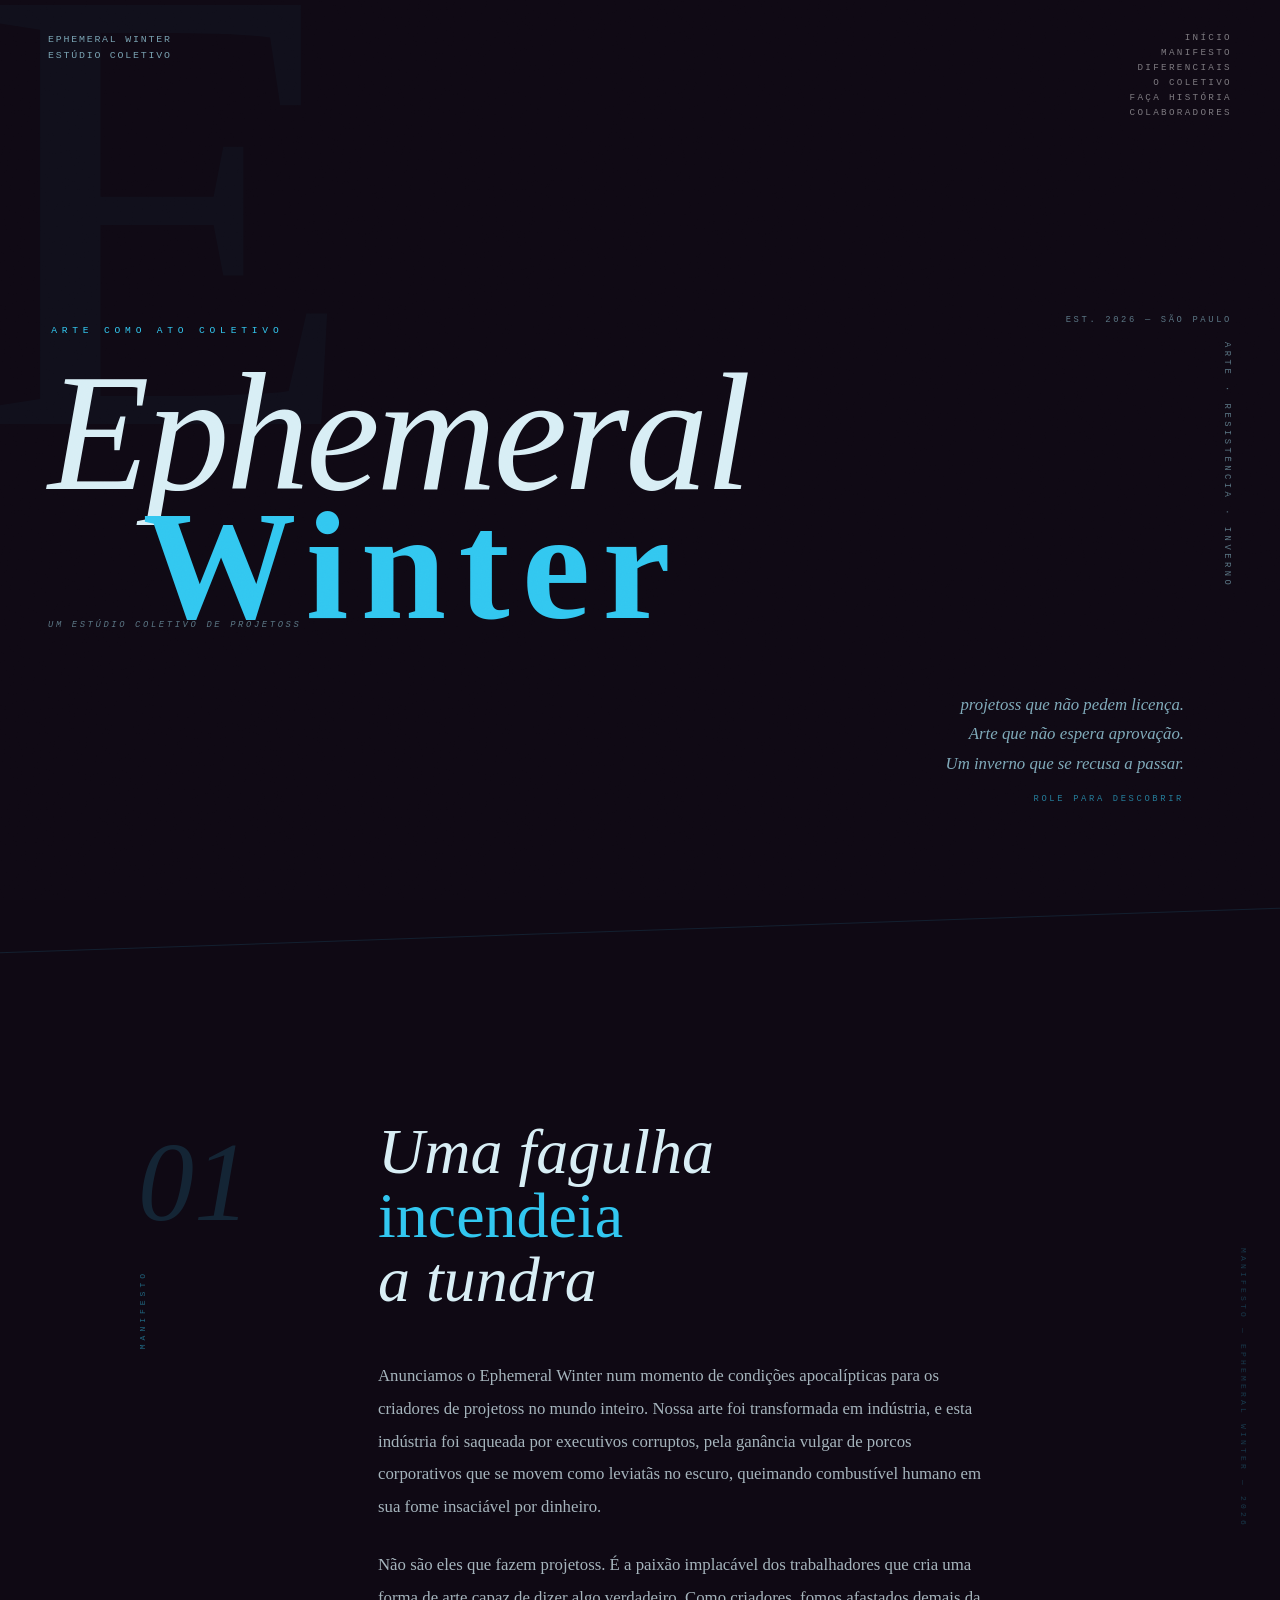
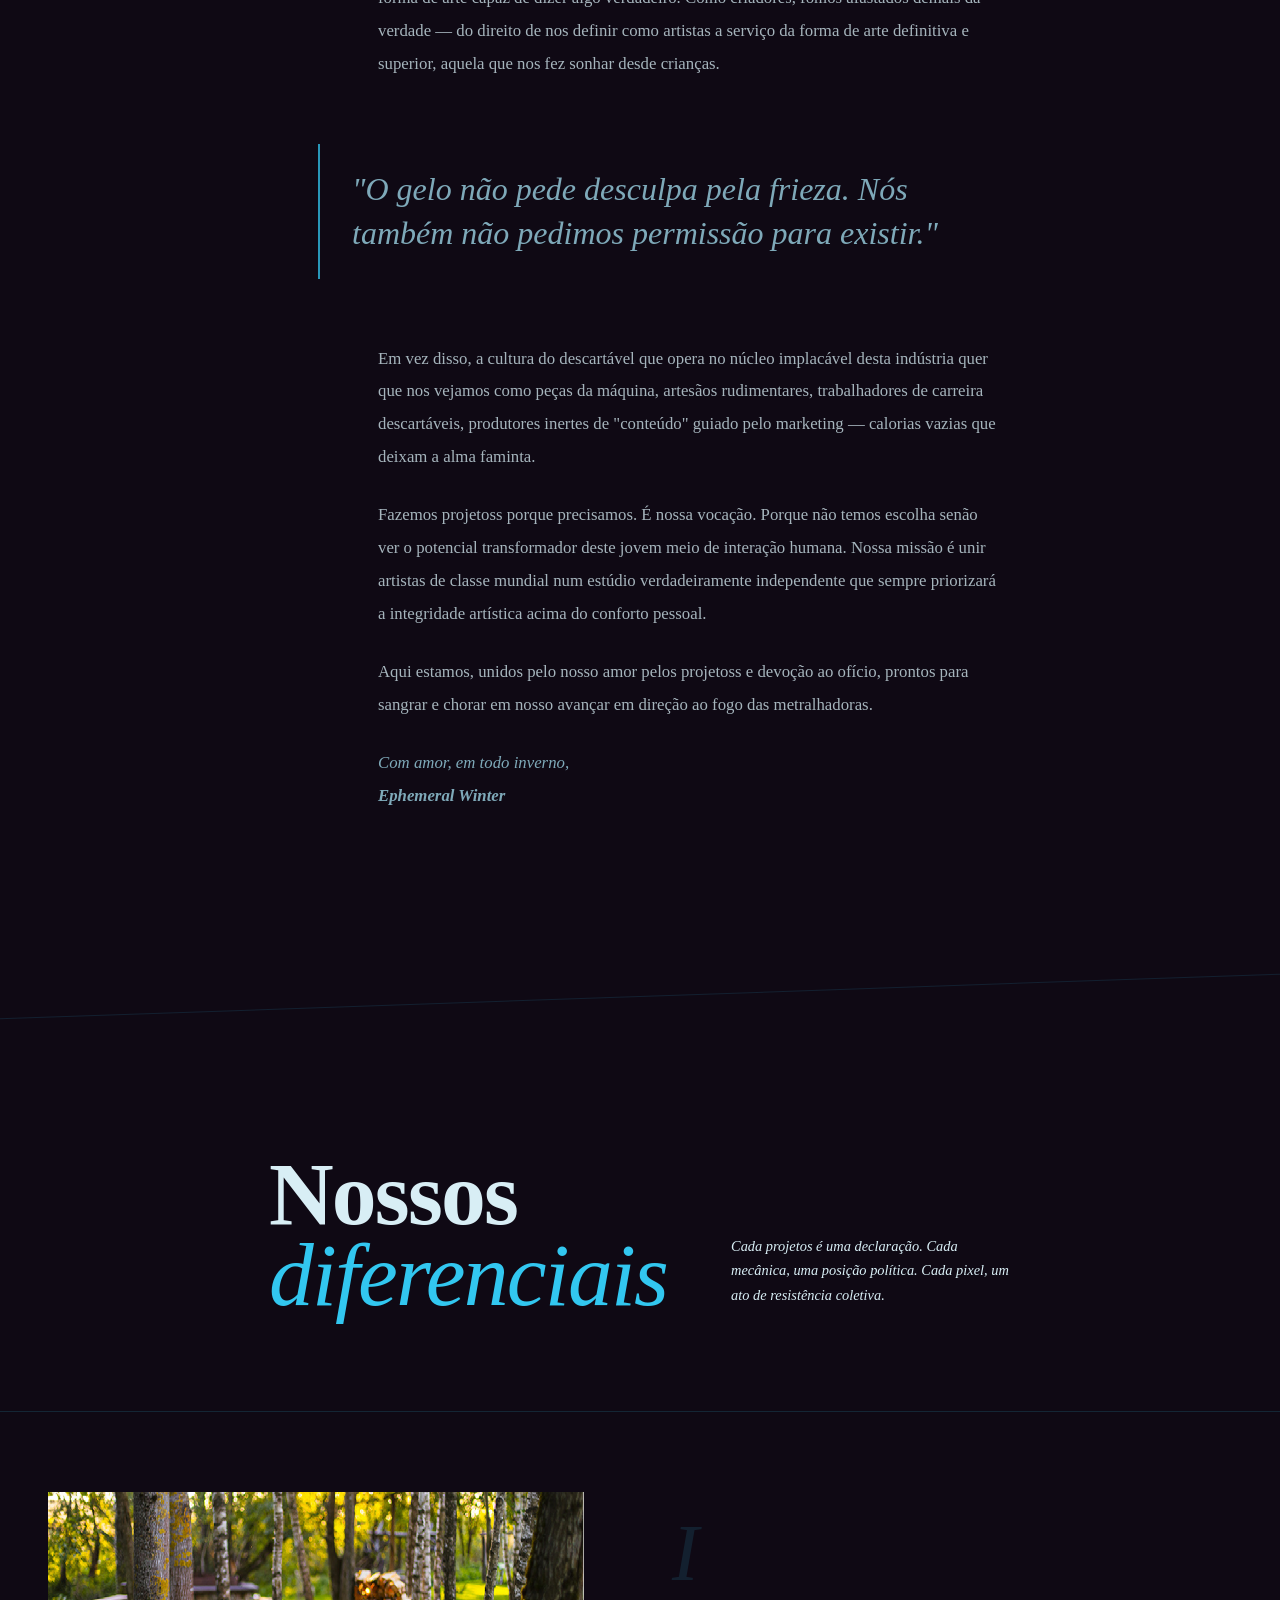
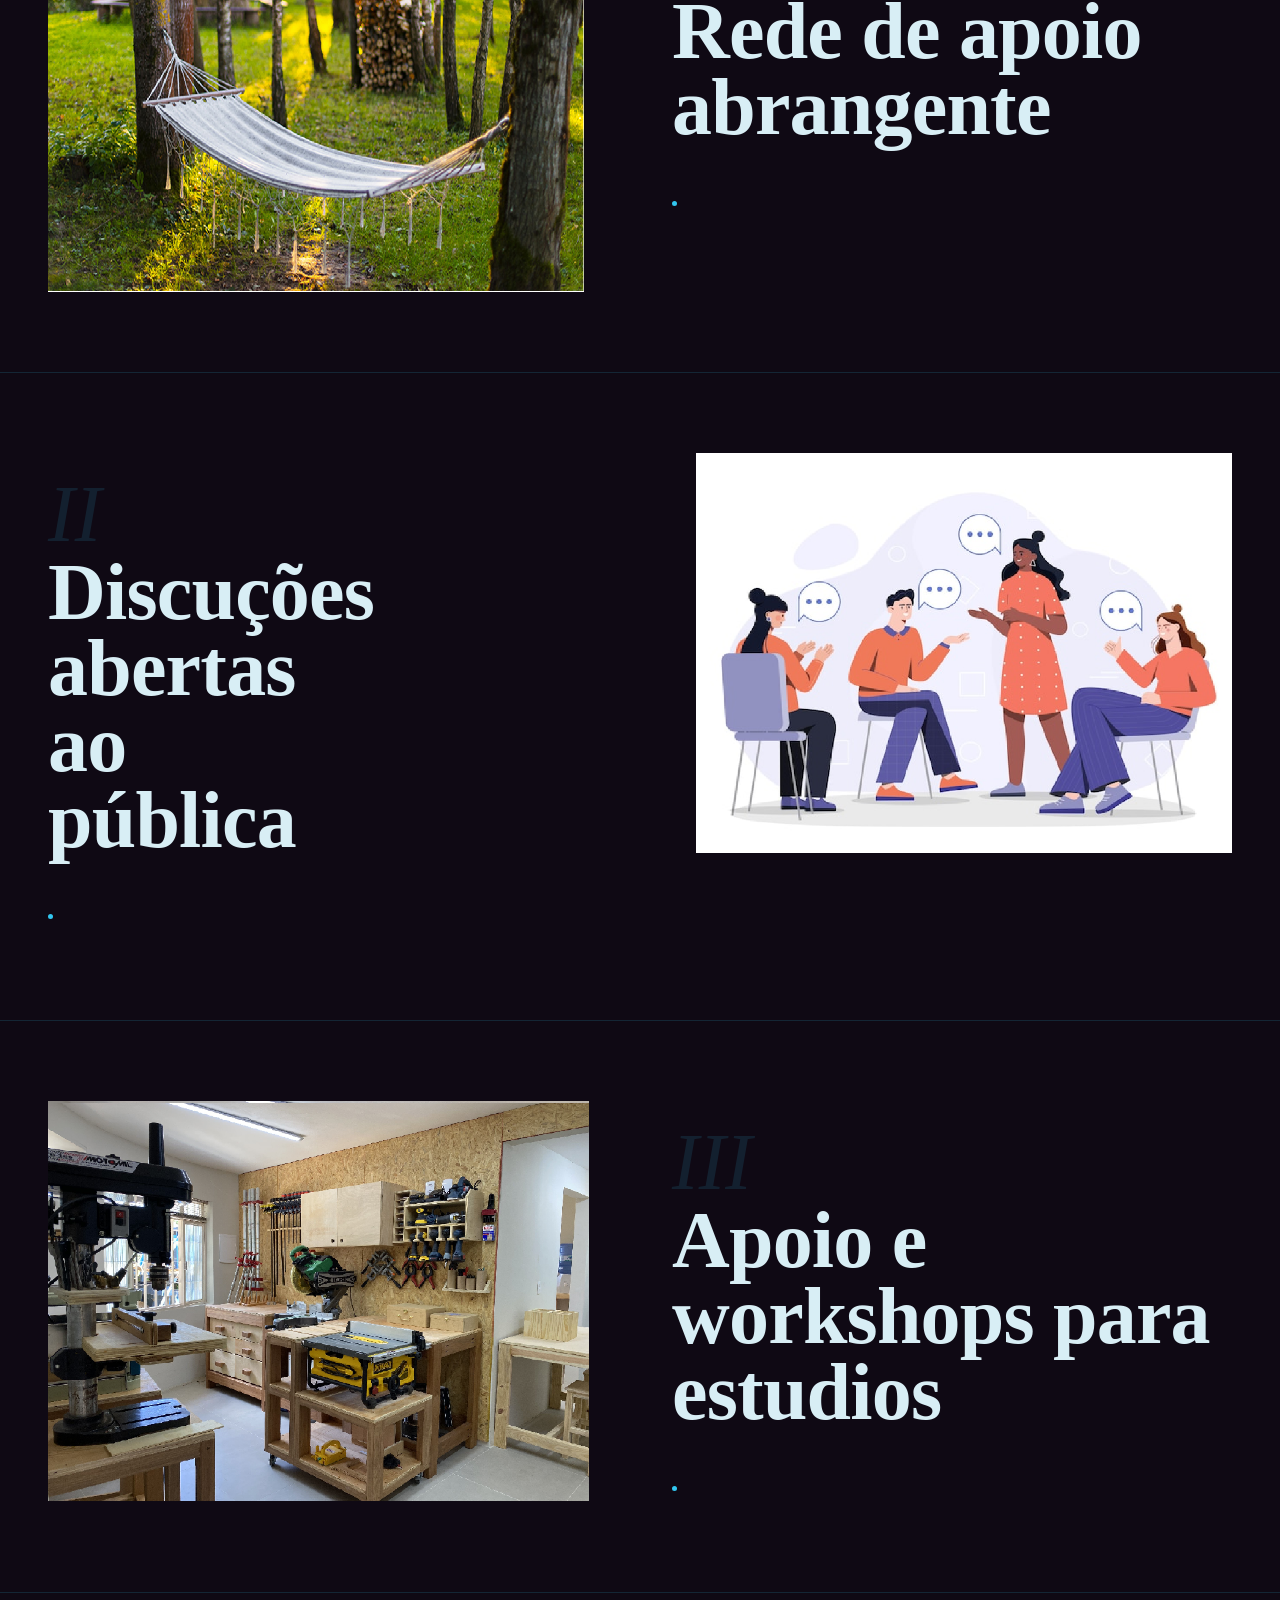
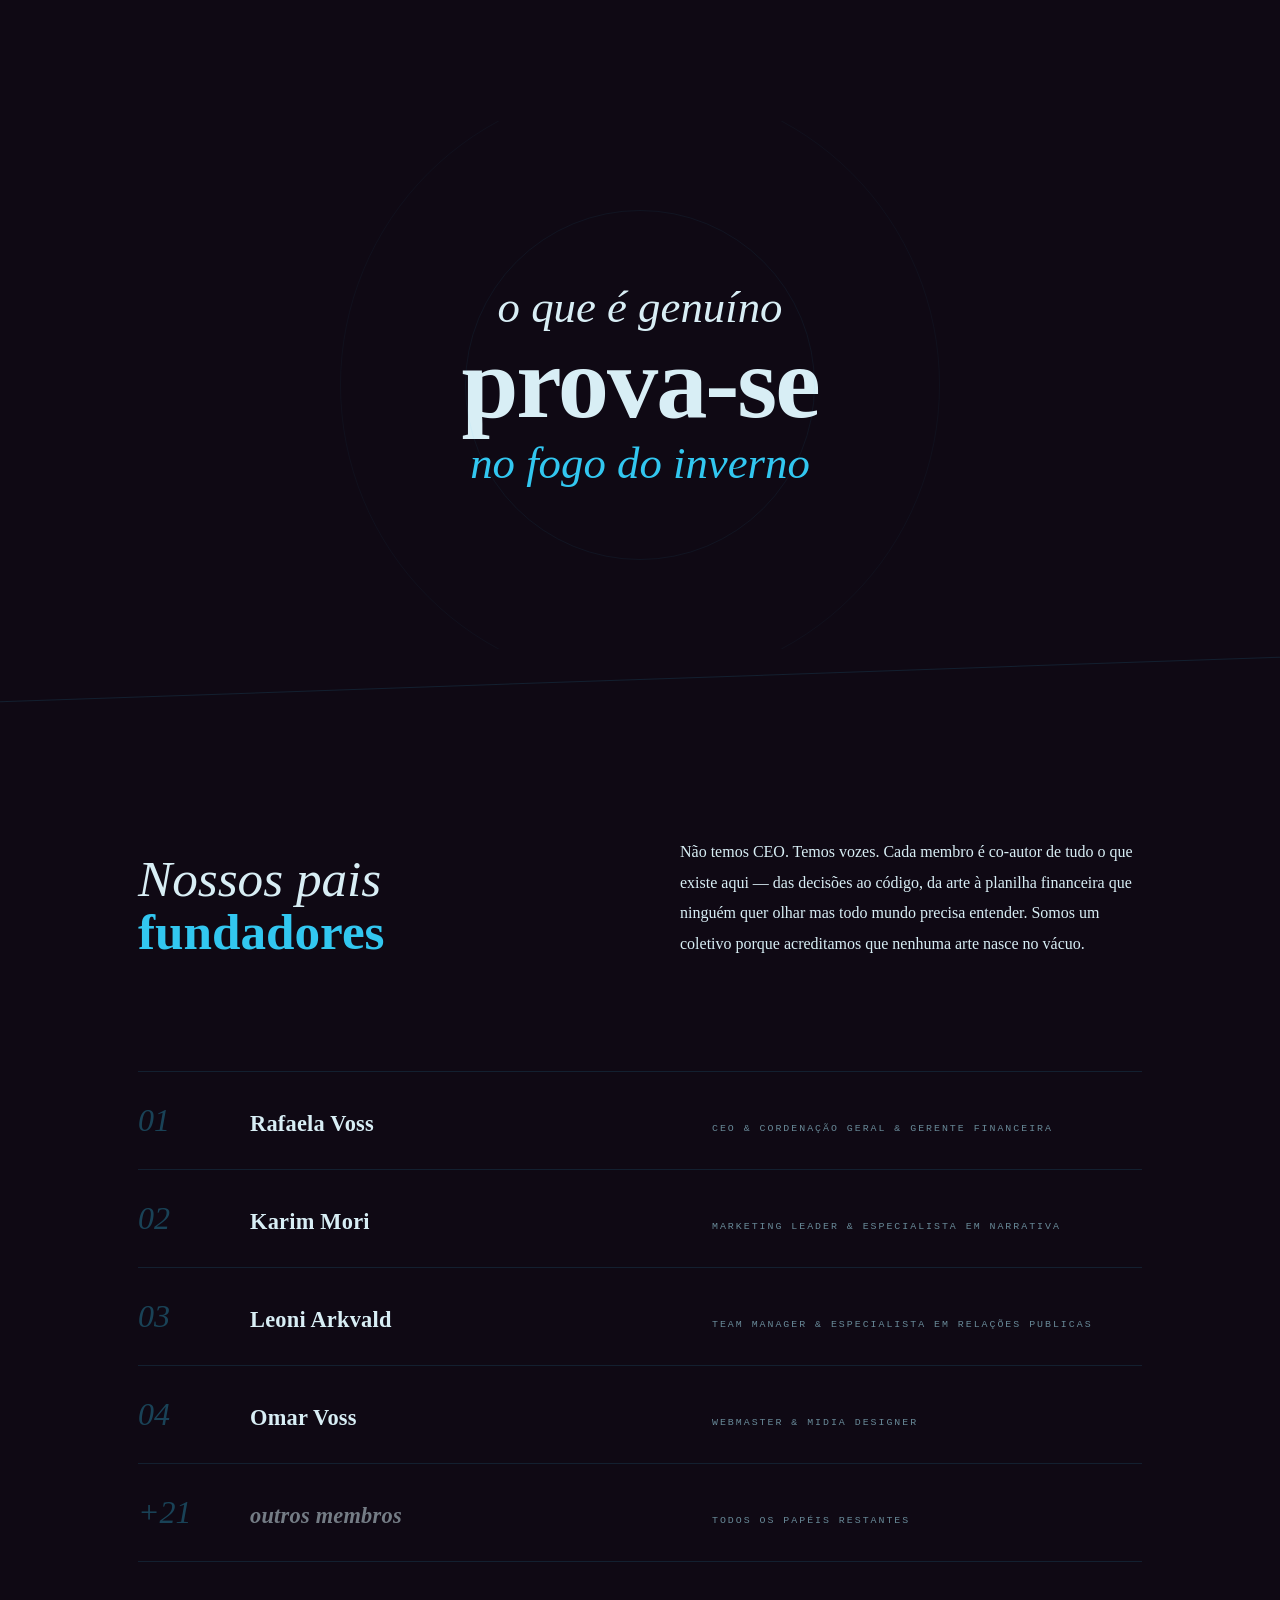
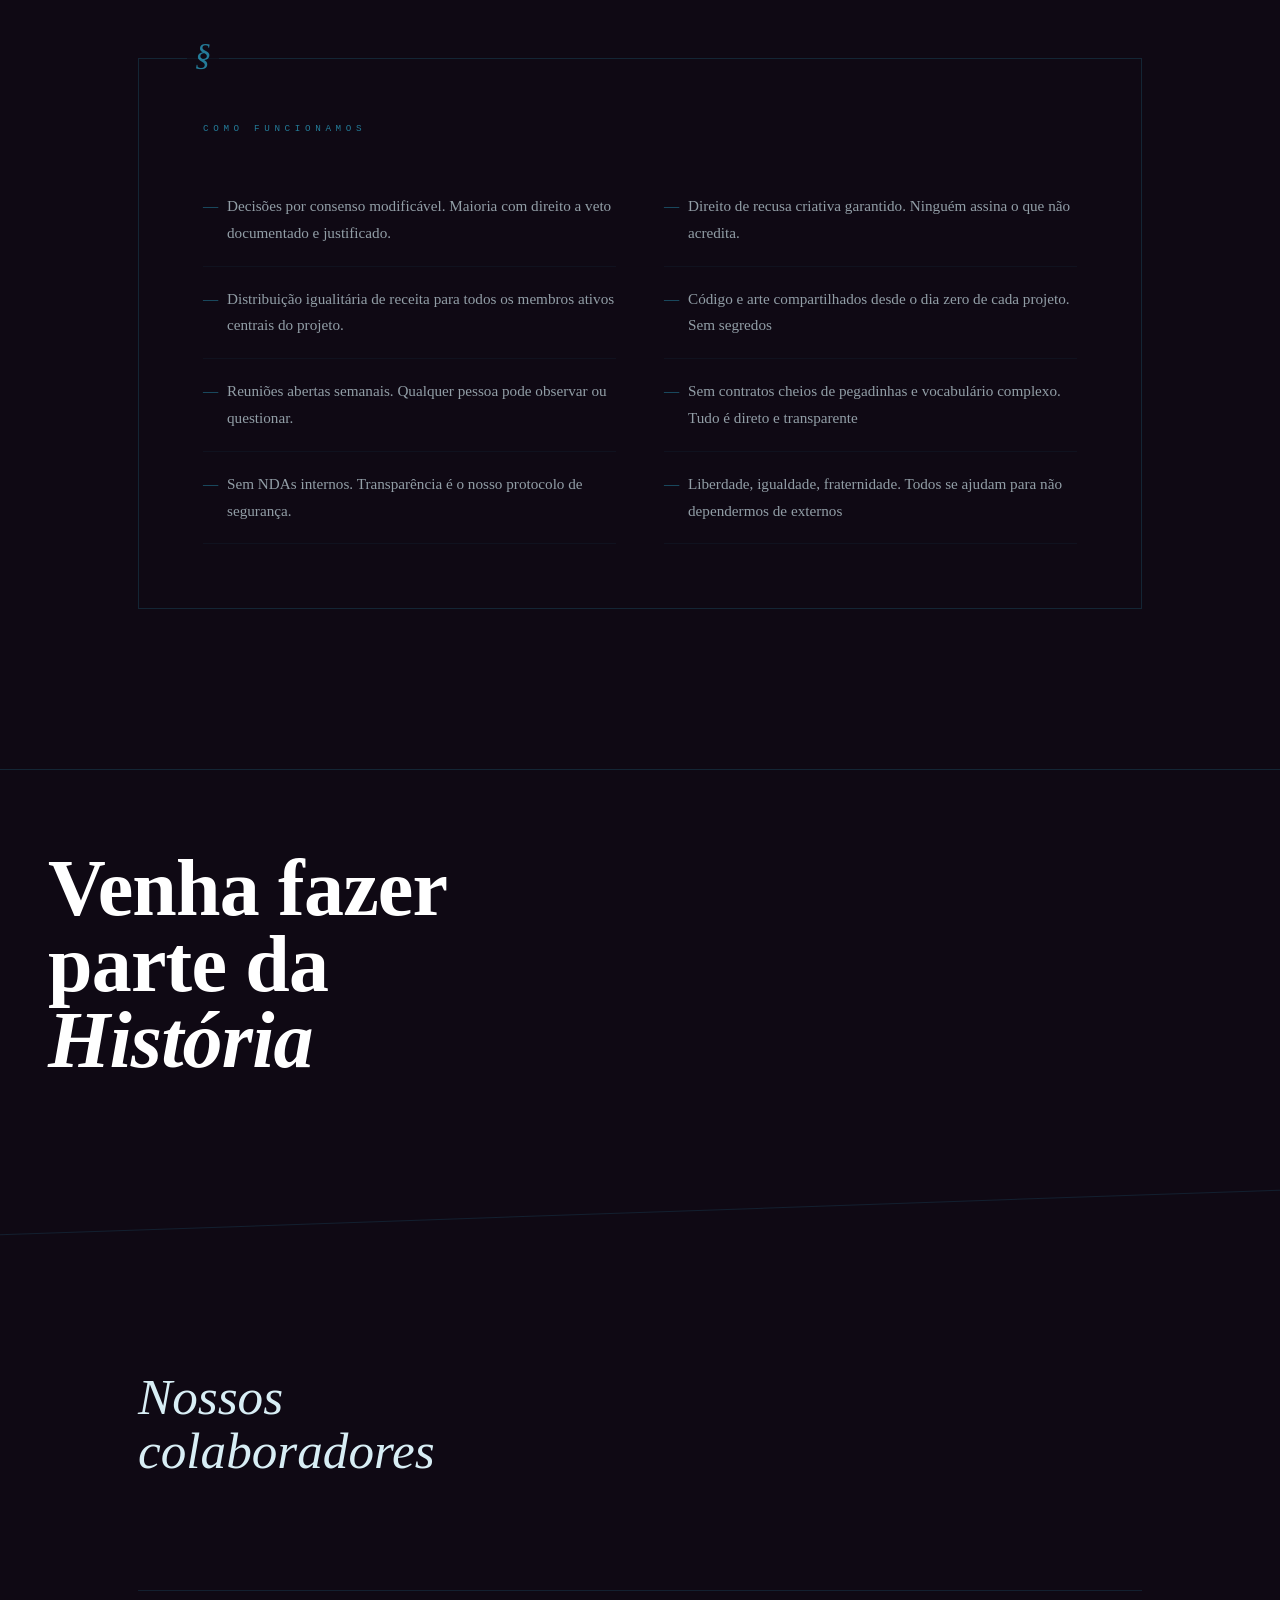
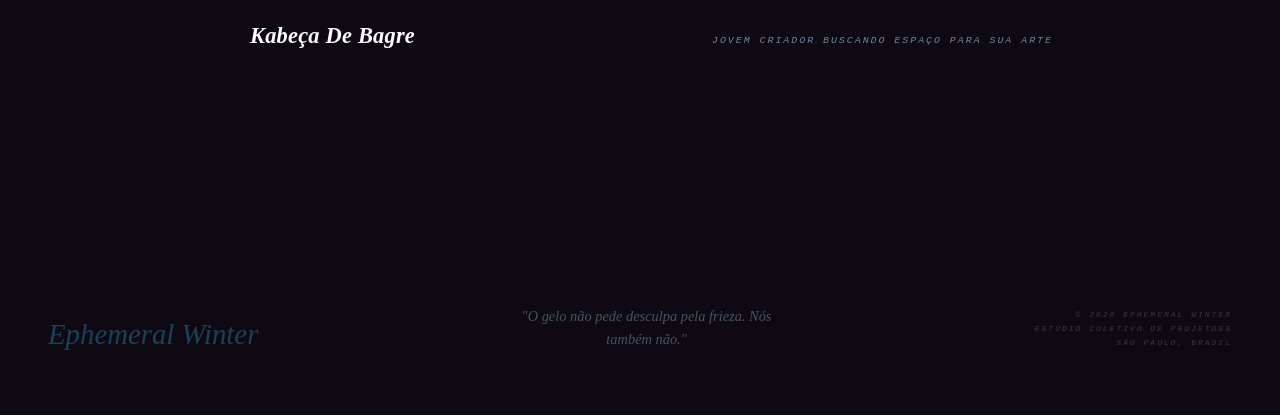
<file: index.html>
<!DOCTYPE html>
<html lang="pt-BR">
<head>
<meta charset="UTF-8">
<meta name="viewport" content="width=device-width, initial-scale=1.0">
<title>EPHEMERAL WINTER</title>
<link rel="preconnect" href="https://fonts.googleapis.com">
<link rel="stylesheet" href="style.css">


</head>
<body>

<!-- ════ NAV ════ -->
<nav>
  <div class="nav-logo">
    Ephemeral Winter<br>
    Estúdio Coletivo
  </div>
  <div class="nav-links">
    <a href="#inicio">Início</a>
    <a href="#manifesto">Manifesto</a>
    <a href="#projetos">Diferenciais</a>
    <a href="#coletivo">O Coletivo</a>
    <a href="#entre">Faça história</a>
    <a href="#colaboradores">Colaboradores</a>
  </div>
</nav>

<!-- ════ HERO ════ -->
<section id="inicio">
  <div class="hero-bg-letter" aria-hidden="true">E</div>

  <span class="hero-float hf1">Est. 2026 — São Paulo</span>
  <span class="hero-float hf2">Arte&nbsp;·&nbsp;Resistência&nbsp;·&nbsp;Inverno</span>
  <span class="hero-float hf3">um estúdio coletivo de projetoss</span>

  <div class="hero-inner">
    <div class="hero-eyebrow">Arte como ato coletivo</div>

    <div class="hero-title-block">
      <span class="ht-line1">Ephemeral</span>
      <span class="ht-line2">Winter</span>
    </div>

    <div class="hero-tagline fade-in">
      <p>projetoss que não pedem licença.<br>
      Arte que não espera aprovação.<br>
      Um inverno que se recusa a passar.</p>
      <small>Role para descobrir</small>
    </div>
  </div>
</section>

<div class="skew-line"></div>

<!-- ════ MANIFESTO ════ -->
<section id="manifesto">
  <div class="rotated-deco" aria-hidden="true">Manifesto — Ephemeral Winter — 2026</div>

  <div class="manifesto-wrap">
    <div class="manifesto-aside">
      <span class="manifesto-num" aria-hidden="true">01</span>
      <span class="manifesto-aside-label">Manifesto</span>
    </div>

    <div class="manifesto-body">
      <h2 class="manifesto-heading fade-up">
        Uma fagulha<br>
        <em>incendeia</em><br>
        a tundra
      </h2>

      <div class="manifesto-text">
        <p class="fade-up">Anunciamos o Ephemeral Winter num momento de condições apocalípticas para os criadores de projetoss no mundo inteiro. Nossa arte foi transformada em indústria, e esta indústria foi saqueada por executivos corruptos, pela ganância vulgar de porcos corporativos que se movem como leviatãs no escuro, queimando combustível humano em sua fome insaciável por dinheiro.</p>

        <p class="fade-up">Não são eles que fazem projetoss. É a paixão implacável dos trabalhadores que cria uma forma de arte capaz de dizer algo verdadeiro. Como criadores, fomos afastados demais da verdade — do direito de nos definir como artistas a serviço da forma de arte definitiva e superior, aquela que nos fez sonhar desde crianças.</p>

        <div class="pull-quote fade-up">
          <blockquote>"O gelo não pede desculpa pela frieza. Nós também não pedimos permissão para existir."</blockquote>
        </div>

        <p class="fade-up">Em vez disso, a cultura do descartável que opera no núcleo implacável desta indústria quer que nos vejamos como peças da máquina, artesãos rudimentares, trabalhadores de carreira descartáveis, produtores inertes de "conteúdo" guiado pelo marketing — calorias vazias que deixam a alma faminta.</p>

        <p class="fade-up">Fazemos projetoss porque precisamos. É nossa vocação. Porque não temos escolha senão ver o potencial transformador deste jovem meio de interação humana. Nossa missão é unir artistas de classe mundial num estúdio verdadeiramente independente que sempre priorizará a integridade artística acima do conforto pessoal.</p>

        <p class="fade-up">Aqui estamos, unidos pelo nosso amor pelos projetoss e devoção ao ofício, prontos para sangrar e chorar em nosso avançar em direção ao fogo das metralhadoras.</p>

        <p class="fade-up" style="font-style:italic; color:var(--azul-pale);">
          Com amor, em todo inverno,<br>
          <strong>Ephemeral Winter</strong>
        </p>
      </div>
    </div>
  </div>
</section>

<div class="skew-line"></div>


<section id="projetos">
  <div class="projetos-header">
    <h2 class="projetos-heading fade-up">
      Nossos<br>
      <em>diferenciais</em>
    </h2>
    <p class="projetos-header-note fade-in">Cada projetos é uma declaração. Cada mecânica, uma posição política. Cada pixel, um ato de resistência coletiva.</p>
  </div>

  <div class="projetos-list">

    <!-- projeto 1 -->
    <div class="projetos-row fade-up">
      <div class="projetos-visual">
        <img style="width: auto; height: 100%; max-height: 400px;" src="imagens/2.png">
      </div>

      <div class="projetos-info">
        <div class="projetos-index" aria-hidden="true">I</div>
        <span class="projetos-tag"></span>
        <h3 class="projetos-title">Rede de apoio abrangente</h3>
        <p class="projetos-desc"></p>
        <span class="projetos-status"></span>
      </div>
    </div>

    <!-- projeto 2 -->
    <div class="projetos-row fade-up">
      <div style="margin-left: 250px;" class="projetos-visual">
        <img style="width: auto; height: 100%; max-height: 400px;" src="imagens/1.png">
      </div>

      <div class="projetos-info">
        <div class="projetos-index" aria-hidden="true">II</div>
        <span class="projetos-tag"></span>
        <h3 class="projetos-title">Discuções abertas ao pública</h3>
        <p class="projetos-desc"></p>
        <span class="projetos-status"> </span>
      </div>
    </div>

    <!-- projeto 3 -->
    <div class="projetos-row fade-up">
      <div class="projetos-visual">
        <img style="width: auto; height: 100%; max-height: 400px;" src="imagens/3.png">
      </div>

      <div class="projetos-info">
        <div class="projetos-index" aria-hidden="true">III</div>
        <span class="projetos-tag"></span>
        <h3 class="projetos-title">Apoio e workshops para estudios</h3>
        <p class="projetos-desc"></p>
        <span class="projetos-status"></span>
      </div>
    </div>

  </div>
</section>

<!-- ════ FRASE GRANDE ════ -->
<div class="big-statement">
  <span class="bs-line1 fade-in">o que é genuíno</span>
  <span class="bs-line2 fade-up">prova-se</span>
  <span class="bs-line3 fade-in">no fogo do inverno</span>
</div>

<div class="skew-line"></div>

<!-- ════ COLETIVO ════ -->
<section id="coletivo">
  <div class="coletivo-header">
    <h2 class="coletivo-heading fade-up">
      Nossos pais<br>
      <strong>fundadores</strong>
    </h2>
    <p class="coletivo-intro fade-in">
      Não temos CEO. Temos vozes. Cada membro é co-autor de tudo o que existe aqui — das decisões ao código, da arte à planilha financeira que ninguém quer olhar mas todo mundo precisa entender. Somos um coletivo porque acreditamos que nenhuma arte nasce no vácuo.
    </p>
  </div>

  <div class="membros-list">
    <div class="membro-row-main fade-up">
      <span class="membro-num">01</span>
      <span class="membro-nome">Rafaela Voss</span>
      <span class="membro-papel">CEO &amp; Cordenação geral &amp; Gerente financeira</span>
    </div>

    <div class="membro-row fade-up">
      <span class="membro-num">02</span>
      <span class="membro-nome">Karim Mori</span>
      <span class="membro-papel">Marketing Leader &amp; Especialista em narrativa</span>
    </div>

    <div class="membro-row fade-up">
      <span class="membro-num">03</span>
      <span class="membro-nome">Leoni Arkvald</span>
      <span class="membro-papel">Team Manager &amp; Especialista em Relações Publicas</span>
    </div>

    <div class="membro-row fade-up">
      <span class="membro-num">04</span>
      <span class="membro-nome">Omar Voss</span>
      <span class="membro-papel">WebMaster &amp; Midia Designer</span>
    </div>
    
    <div class="membro-row fade-up">
      <span class="membro-num">+21</span>
      <span class="membro-nome" style="font-style:italic; opacity:0.5;">outros membros</span>
      <span class="membro-papel">todos os papéis restantes</span>
    </div>
  </div>

  <div class="principios fade-up">
    <p class="principios-title">Como funcionamos</p>
    <ul class="principios-list">
      <li>Decisões por consenso modificável. Maioria com direito a veto documentado e justificado.</li>
      <li>Distribuição igualitária de receita para todos os membros ativos centrais do projeto.</li>
      <li>Reuniões abertas semanais. Qualquer pessoa pode observar ou questionar.</li>
      <li>Sem NDAs internos. Transparência é o nosso protocolo de segurança.</li>
      <li>Direito de recusa criativa garantido. Ninguém assina o que não acredita.</li>
      <li>Código e arte compartilhados desde o dia zero de cada projeto. Sem segredos</li>
      <li>Sem contratos cheios de pegadinhas e vocabulário complexo. Tudo é direto e transparente</li>
      <li>Liberdade, igualdade, fraternidade. Todos se ajudam para não dependermos de externos </li>

    </ul>
  </div>
</section>



<section id="entre">
  <a href="faça_parte.html">
  <div class="projetos-row fade-up">
    <h3 class="projetos-title">Venha fazer parte da <i>História</ii></h3>
  </div>
  </a>
</section>
<div class="skew-line"></div>


<section id="coletivo">
  <div class="coletivo-header">
    <h2 class="coletivo-heading fade-up">
      Nossos<br>
      colaboradores
    </h2>
    <p class="coletivo-intro fade-in">
    </p>
  </div>
<a href="https://kabecadebagre.itch.io/">
  <div class="membros-list">
    <div class="membro-row-main fade-up">
        <span class="membro-num"></span>
        <span class="membro-nome">Kabeça De Bagre</span>
        <span class="membro-papel">Jovem criador buscando espaço para sua arte</span>
    </div>
  
  </div>
</a>
</section>

<!-- ════ FOOTER ════ -->
<footer>
  <div class="footer-name">Ephemeral Winter</div>
  <div class="footer-motto">
    "O gelo não pede desculpa pela frieza. Nós também não."
  </div>
  <div class="footer-copy">
    © 2026 Ephemeral Winter<br>
    Estúdio Coletivo de projetoss<br>
    São Paulo, Brasil
  </div>
</footer>

<script>
// Scroll reveal
const observer = new IntersectionObserver((entries) => {
  entries.forEach(e => {
    if (e.isIntersecting) {
      e.target.classList.add('in');
      observer.unobserve(e.target);
    }
  });
}, { threshold: 0.08 });

document.querySelectorAll('.fade-up, .fade-in').forEach(el => observer.observe(el));

// Nav smooth scroll
document.querySelectorAll('a[href^="#"]').forEach(a => {
  a.addEventListener('click', e => {
    e.preventDefault();
    const t = document.querySelector(a.getAttribute('href'));
    if (t) window.scrollTo({ top: t.offsetTop - 40, behavior: 'smooth' });
  });
});
</script>
</body>
</html>
</file>
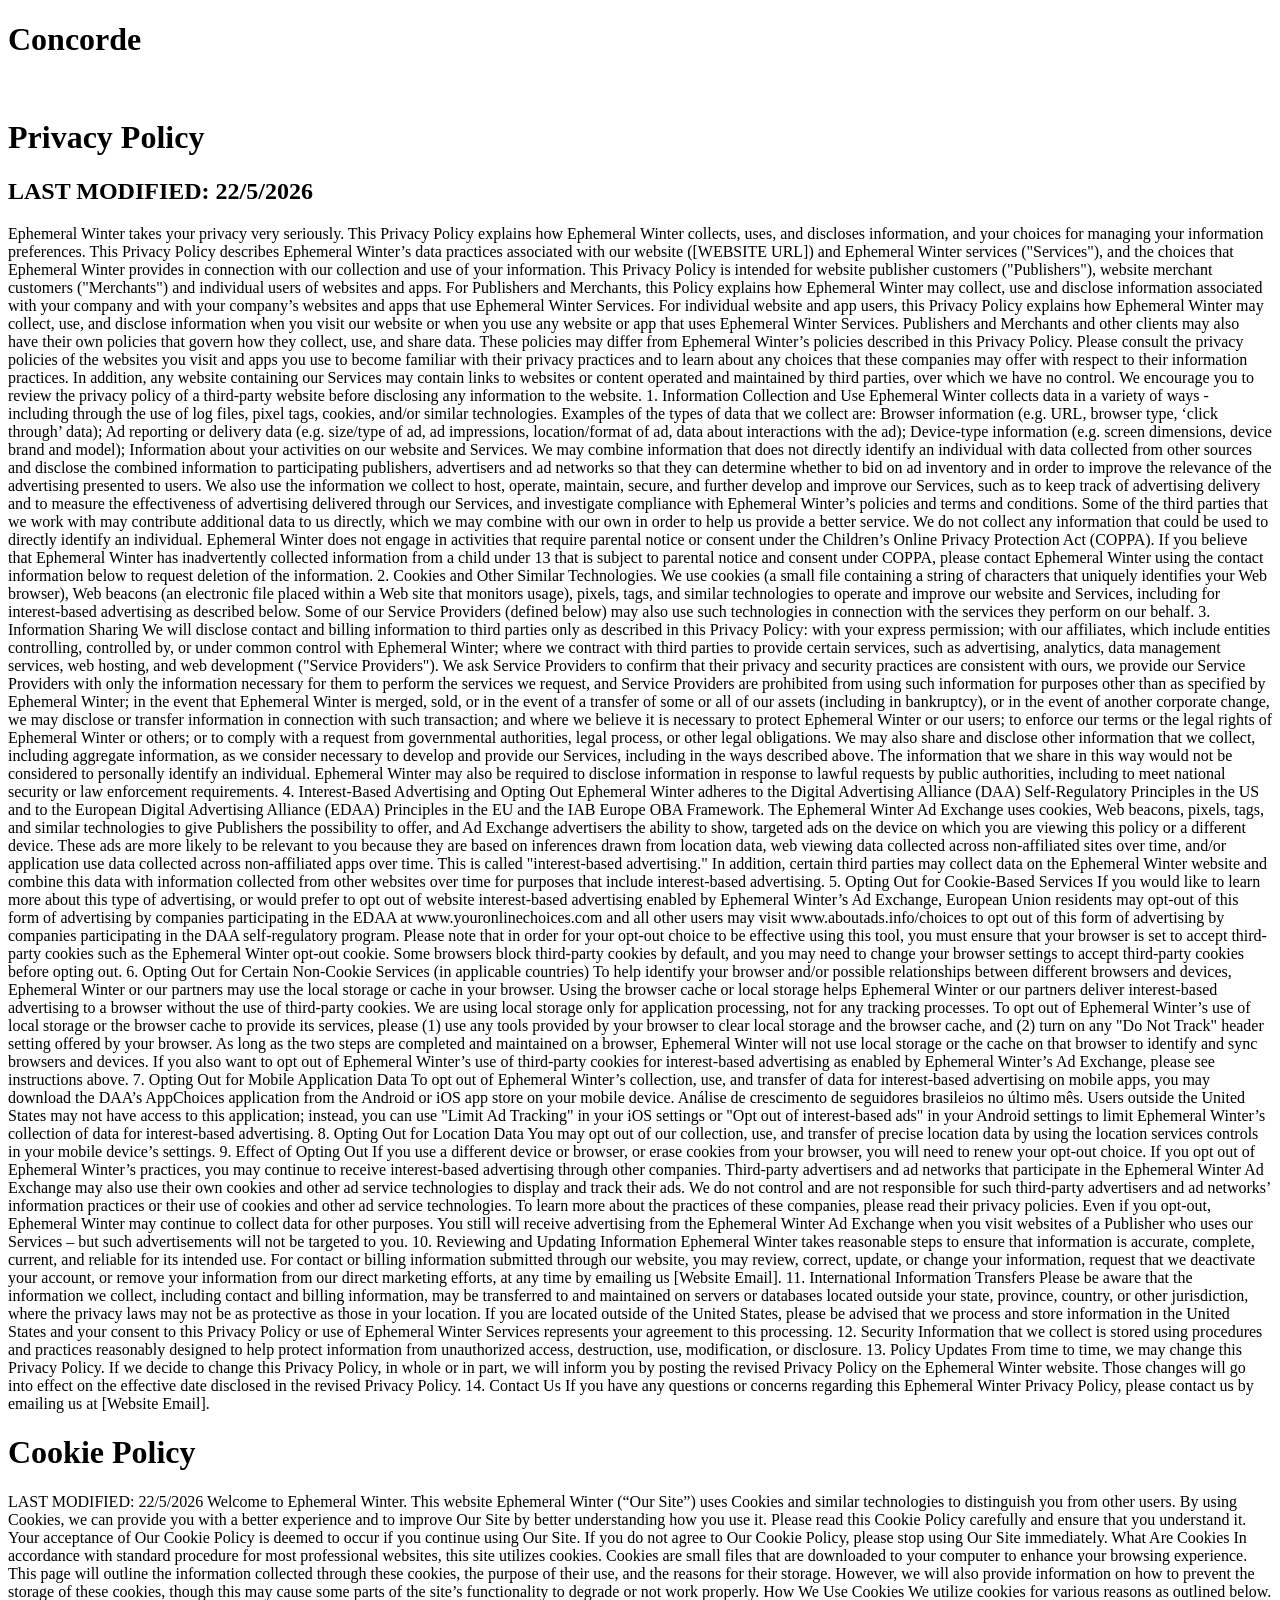
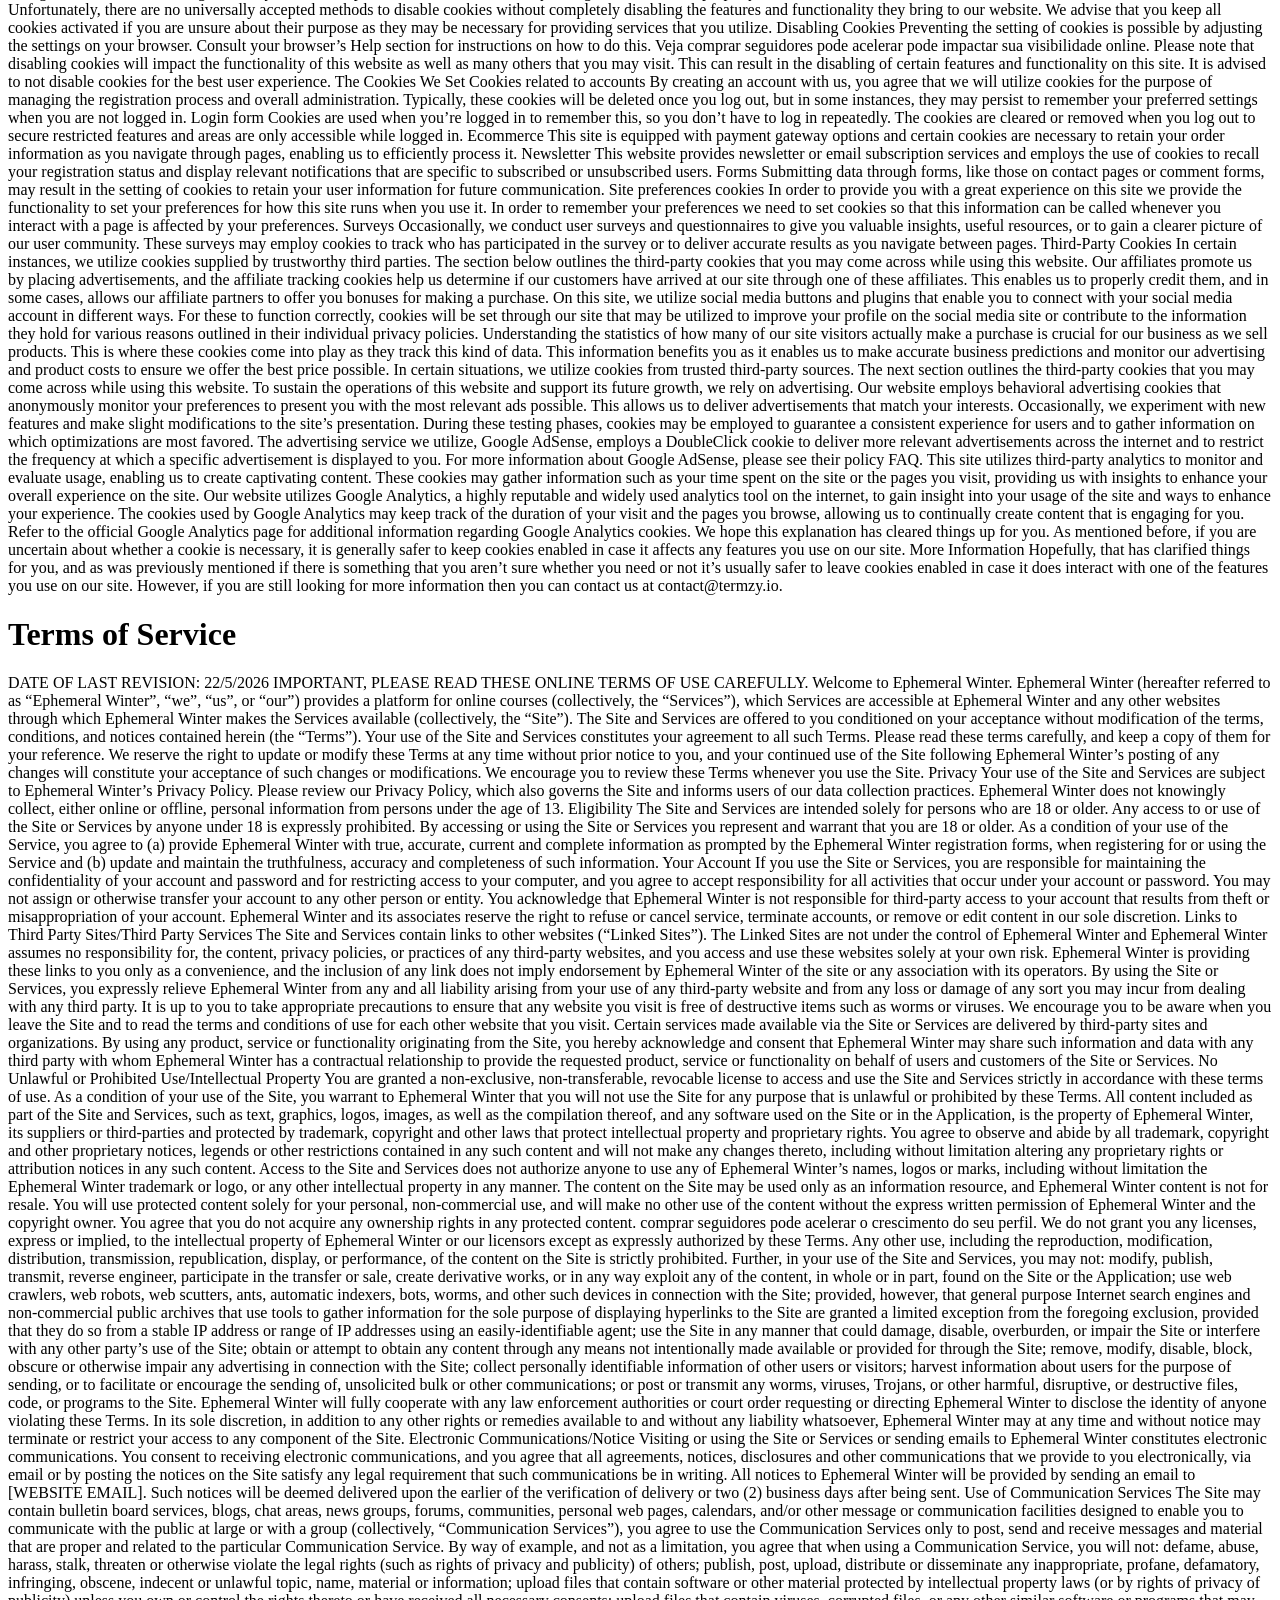
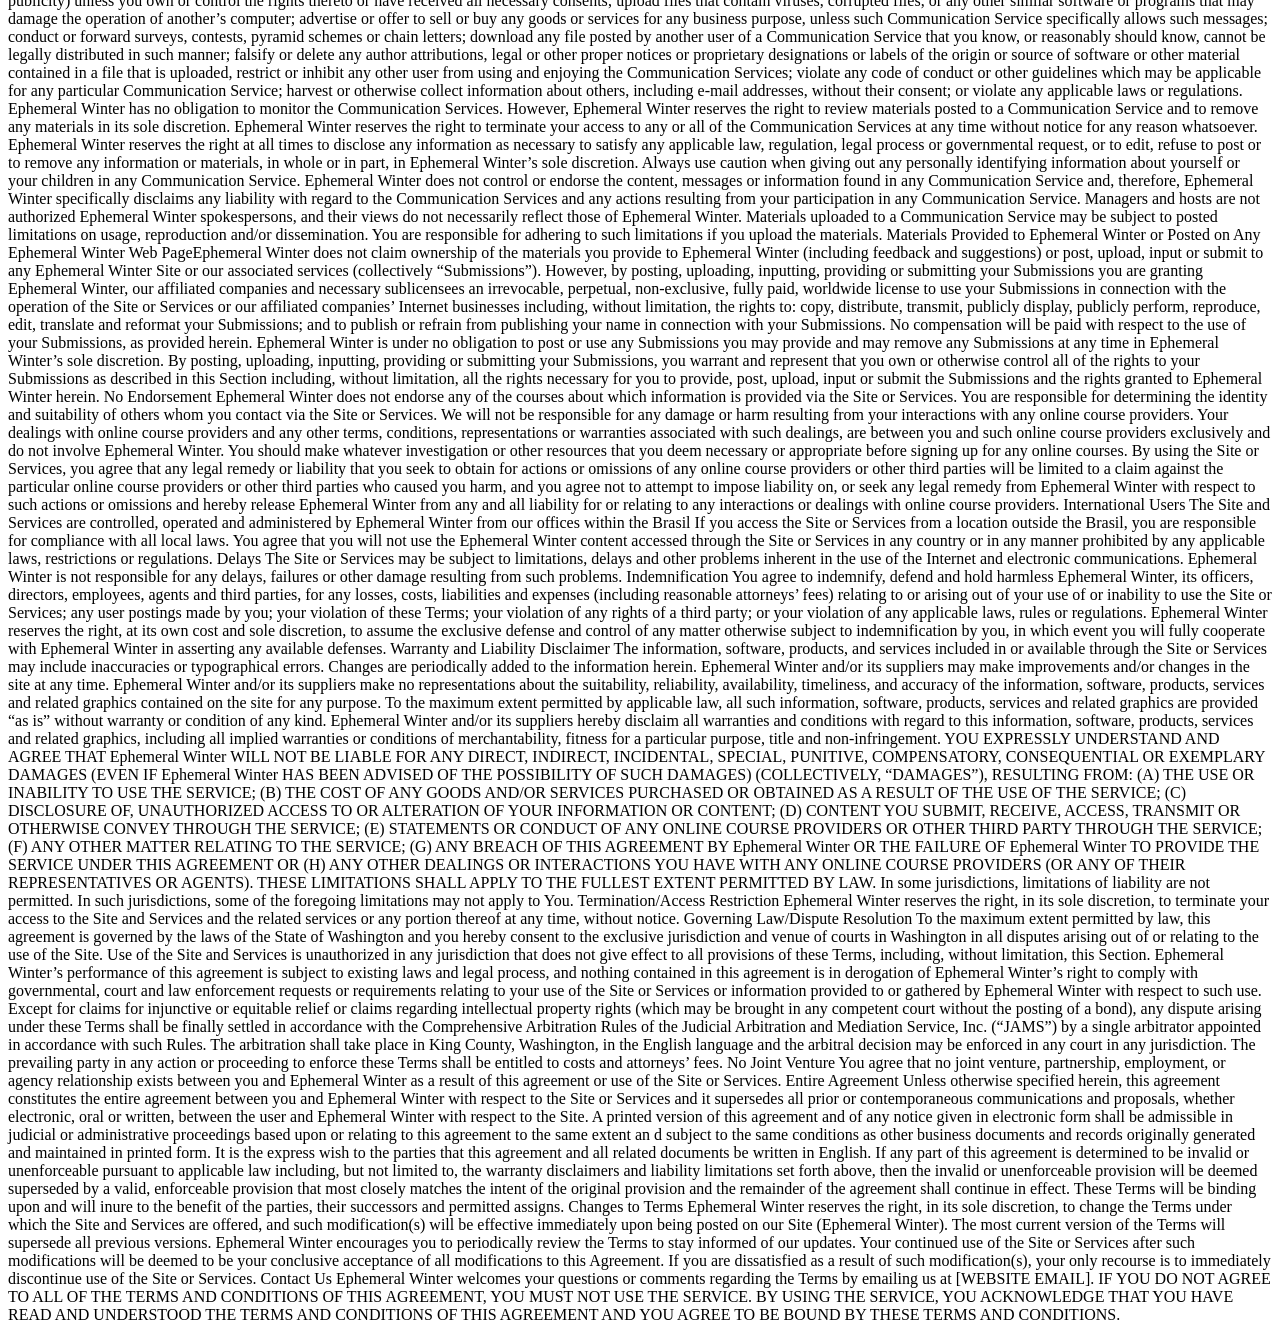
<file: concorde.html>
<!DOCTYPE html>
<html lang="pt-BR">
<head>
    <meta charset="UTF-8">
    <meta name="viewport" content="width=device-width, initial-scale=1.0">
    <title>Document</title>
</head>
<body>
    <div>
        <h1>Concorde</h1>
        <br>
      
<h1>Privacy Policy</h1>

<h2>LAST MODIFIED: 22/5/2026</h2>


    <p>
        Ephemeral Winter takes your privacy very seriously. This Privacy Policy explains how Ephemeral Winter collects, uses, and discloses information, and your choices for managing your information preferences.

        This Privacy Policy describes Ephemeral Winter’s data practices associated with our website ([WEBSITE URL]) and Ephemeral Winter services ("Services"), and the choices that Ephemeral Winter provides in connection with our collection and use of your information. This Privacy Policy is intended for website publisher customers ("Publishers"), website merchant customers ("Merchants") and individual users of websites and apps. For Publishers and Merchants, this Policy explains how Ephemeral Winter may collect, use and disclose information associated with your company and with your company’s websites and apps that use Ephemeral Winter Services. For individual website and app users, this Privacy Policy explains how Ephemeral Winter may collect, use, and disclose information when you visit our website or when you use any website or app that uses Ephemeral Winter Services.

        Publishers and Merchants and other clients may also have their own policies that govern how they collect, use, and share data. These policies may differ from Ephemeral Winter’s policies described in this Privacy Policy. Please consult the privacy policies of the websites you visit and apps you use to become familiar with their privacy practices and to learn about any choices that these companies may offer with respect to their information practices. In addition, any website containing our Services may contain links to websites or content operated and maintained by third parties, over which we have no control. We encourage you to review the privacy policy of a third-party website before disclosing any information to the website.


        1. Information Collection and Use

        Ephemeral Winter collects data in a variety of ways - including through the use of log files, pixel tags, cookies, and/or similar technologies. Examples of the types of data that we collect are:

            Browser information (e.g. URL, browser type, ‘click through’ data);
            Ad reporting or delivery data (e.g. size/type of ad, ad impressions, location/format of ad, data about interactions with the ad);
            Device-type information (e.g. screen dimensions, device brand and model);
            Information about your activities on our website and Services.


        We may combine information that does not directly identify an individual with data collected from other sources and disclose the combined information to participating publishers, advertisers and ad networks so that they can determine whether to bid on ad inventory and in order to improve the relevance of the advertising presented to users. We also use the information we collect to host, operate, maintain, secure, and further develop and improve our Services, such as to keep track of advertising delivery and to measure the effectiveness of advertising delivered through our Services, and investigate compliance with Ephemeral Winter’s policies and terms and conditions. Some of the third parties that we work with may contribute additional data to us directly, which we may combine with our own in order to help us provide a better service. We do not collect any information that could be used to directly identify an individual.

        Ephemeral Winter does not engage in activities that require parental notice or consent under the Children’s Online Privacy Protection Act (COPPA). If you believe that Ephemeral Winter has inadvertently collected information from a child under 13 that is subject to parental notice and consent under COPPA, please contact Ephemeral Winter using the contact information below to request deletion of the information.


        2. Cookies and Other Similar Technologies.

        We use cookies (a small file containing a string of characters that uniquely identifies your Web browser), Web beacons (an electronic file placed within a Web site that monitors usage), pixels, tags, and similar technologies to operate and improve our website and Services, including for interest-based advertising as described below. Some of our Service Providers (defined below) may also use such technologies in connection with the services they perform on our behalf.


        3. Information Sharing

        We will disclose contact and billing information to third parties only as described in this Privacy Policy:

            with your express permission;
            with our affiliates, which include entities controlling, controlled by, or under common control with Ephemeral Winter;
            where we contract with third parties to provide certain services, such as advertising, analytics, data management services, web hosting, and web development ("Service Providers"). We ask Service Providers to confirm that their privacy and security practices are consistent with ours, we provide our Service Providers with only the information necessary for them to perform the services we request, and Service Providers are prohibited from using such information for purposes other than as specified by Ephemeral Winter;
            in the event that Ephemeral Winter is merged, sold, or in the event of a transfer of some or all of our assets (including in bankruptcy), or in the event of another corporate change, we may disclose or transfer information in connection with such transaction; and
            where we believe it is necessary to protect Ephemeral Winter or our users; to enforce our terms or the legal rights of Ephemeral Winter or others; or to comply with a request from governmental authorities, legal process, or other legal obligations.


        We may also share and disclose other information that we collect, including aggregate information, as we consider necessary to develop and provide our Services, including in the ways described above. The information that we share in this way would not be considered to personally identify an individual.

        Ephemeral Winter may also be required to disclose information in response to lawful requests by public authorities, including to meet national security or law enforcement requirements.


        4. Interest-Based Advertising and Opting Out

        Ephemeral Winter adheres to the Digital Advertising Alliance (DAA) Self-Regulatory Principles in the US and to the European Digital Advertising Alliance (EDAA) Principles in the EU and the IAB Europe OBA Framework.

        The Ephemeral Winter Ad Exchange uses cookies, Web beacons, pixels, tags, and similar technologies to give Publishers the possibility to offer, and Ad Exchange advertisers the ability to show, targeted ads on the device on which you are viewing this policy or a different device. These ads are more likely to be relevant to you because they are based on inferences drawn from location data, web viewing data collected across non-affiliated sites over time, and/or application use data collected across non-affiliated apps over time. This is called "interest-based advertising." In addition, certain third parties may collect data on the Ephemeral Winter website and combine this data with information collected from other websites over time for purposes that include interest-based advertising.


        5. Opting Out for Cookie-Based Services

        If you would like to learn more about this type of advertising, or would prefer to opt out of website interest-based advertising enabled by Ephemeral Winter’s Ad Exchange, European Union residents may opt-out of this form of advertising by companies participating in the EDAA at www.youronlinechoices.com and all other users may visit www.aboutads.info/choices to opt out of this form of advertising by companies participating in the DAA self-regulatory program. Please note that in order for your opt-out choice to be effective using this tool, you must ensure that your browser is set to accept third-party cookies such as the Ephemeral Winter opt-out cookie. Some browsers block third-party cookies by default, and you may need to change your browser settings to accept third-party cookies before opting out.


        6. Opting Out for Certain Non-Cookie Services (in applicable countries)

        To help identify your browser and/or possible relationships between different browsers and devices, Ephemeral Winter or our partners may use the local storage or cache in your browser. Using the browser cache or local storage helps Ephemeral Winter or our partners deliver interest-based advertising to a browser without the use of third-party cookies. We are using local storage only for application processing, not for any tracking processes. To opt out of Ephemeral Winter’s use of local storage or the browser cache to provide its services, please (1) use any tools provided by your browser to clear local storage and the browser cache, and (2) turn on any "Do Not Track" header setting offered by your browser. As long as the two steps are completed and maintained on a browser, Ephemeral Winter will not use local storage or the cache on that browser to identify and sync browsers and devices. If you also want to opt out of Ephemeral Winter’s use of third-party cookies for interest-based advertising as enabled by Ephemeral Winter’s Ad Exchange, please see instructions above.


        7. Opting Out for Mobile Application Data

        To opt out of Ephemeral Winter’s collection, use, and transfer of data for interest-based advertising on mobile apps, you may download the DAA’s AppChoices application from the Android or iOS app store on your mobile device. Análise de crescimento de seguidores brasileios no último mês. Users outside the United States may not have access to this application; instead, you can use "Limit Ad Tracking" in your iOS settings or "Opt out of interest-based ads" in your Android settings to limit Ephemeral Winter’s collection of data for interest-based advertising.


        8. Opting Out for Location Data

        You may opt out of our collection, use, and transfer of precise location data by using the location services controls in your mobile device’s settings.


        9. Effect of Opting Out

        If you use a different device or browser, or erase cookies from your browser, you will need to renew your opt-out choice.

        If you opt out of Ephemeral Winter’s practices, you may continue to receive interest-based advertising through other companies. Third-party advertisers and ad networks that participate in the Ephemeral Winter Ad Exchange may also use their own cookies and other ad service technologies to display and track their ads. We do not control and are not responsible for such third-party advertisers and ad networks’ information practices or their use of cookies and other ad service technologies. To learn more about the practices of these companies, please read their privacy policies.

        Even if you opt-out, Ephemeral Winter may continue to collect data for other purposes. You still will receive advertising from the Ephemeral Winter Ad Exchange when you visit websites of a Publisher who uses our Services – but such advertisements will not be targeted to you.


        10. Reviewing and Updating Information

        Ephemeral Winter takes reasonable steps to ensure that information is accurate, complete, current, and reliable for its intended use. For contact or billing information submitted through our website, you may review, correct, update, or change your information, request that we deactivate your account, or remove your information from our direct marketing efforts, at any time by emailing us [Website Email].


        11. International Information Transfers

        Please be aware that the information we collect, including contact and billing information, may be transferred to and maintained on servers or databases located outside your state, province, country, or other jurisdiction, where the privacy laws may not be as protective as those in your location. If you are located outside of the United States, please be advised that we process and store information in the United States and your consent to this Privacy Policy or use of Ephemeral Winter Services represents your agreement to this processing.


        12. Security

        Information that we collect is stored using procedures and practices reasonably designed to help protect information from unauthorized access, destruction, use, modification, or disclosure.


        13. Policy Updates

        From time to time, we may change this Privacy Policy. If we decide to change this Privacy Policy, in whole or in part, we will inform you by posting the revised Privacy Policy on the Ephemeral Winter website. Those changes will go into effect on the effective date disclosed in the revised Privacy Policy.


        14. Contact Us

        If you have any questions or concerns regarding this Ephemeral Winter Privacy Policy, please contact us by emailing us at [Website Email].
    </p>

<h1> Cookie Policy</h1>
    <p>

       

        LAST MODIFIED: 22/5/2026


        Welcome to Ephemeral Winter.

        This website Ephemeral Winter (“Our Site”) uses Cookies and similar technologies to distinguish you from other users. By using Cookies, we can provide you with a better experience and to improve Our Site by better understanding how you use it. Please read this Cookie Policy carefully and ensure that you understand it. Your acceptance of Our Cookie Policy is deemed to occur if you continue using Our Site. If you do not agree to Our Cookie Policy, please stop using Our Site immediately.

        What Are Cookies

        In accordance with standard procedure for most professional websites, this site utilizes cookies. Cookies are small files that are downloaded to your computer to enhance your browsing experience. This page will outline the information collected through these cookies, the purpose of their use, and the reasons for their storage. However, we will also provide information on how to prevent the storage of these cookies, though this may cause some parts of the site’s functionality to degrade or not work properly.

        How We Use Cookies

        We utilize cookies for various reasons as outlined below. Unfortunately, there are no universally accepted methods to disable cookies without completely disabling the features and functionality they bring to our website. We advise that you keep all cookies activated if you are unsure about their purpose as they may be necessary for providing services that you utilize.

        Disabling Cookies

        Preventing the setting of cookies is possible by adjusting the settings on your browser. Consult your browser’s Help section for instructions on how to do this. Veja comprar seguidores pode acelerar pode impactar sua visibilidade online. Please note that disabling cookies will impact the functionality of this website as well as many others that you may visit. This can result in the disabling of certain features and functionality on this site. It is advised to not disable cookies for the best user experience.

        The Cookies We Set

            Cookies related to accounts

            By creating an account with us, you agree that we will utilize cookies for the purpose of managing the registration process and overall administration. Typically, these cookies will be deleted once you log out, but in some instances, they may persist to remember your preferred settings when you are not logged in.
            Login form

            Cookies are used when you’re logged in to remember this, so you don’t have to log in repeatedly. The cookies are cleared or removed when you log out to secure restricted features and areas are only accessible while logged in.
            Ecommerce

            This site is equipped with payment gateway options and certain cookies are necessary to retain your order information as you navigate through pages, enabling us to efficiently process it.
            Newsletter

            This website provides newsletter or email subscription services and employs the use of cookies to recall your registration status and display relevant notifications that are specific to subscribed or unsubscribed users.
            Forms

            Submitting data through forms, like those on contact pages or comment forms, may result in the setting of cookies to retain your user information for future communication.
            Site preferences cookies

            In order to provide you with a great experience on this site we provide the functionality to set your preferences for how this site runs when you use it. In order to remember your preferences we need to set cookies so that this information can be called whenever you interact with a page is affected by your preferences.
            Surveys

            Occasionally, we conduct user surveys and questionnaires to give you valuable insights, useful resources, or to gain a clearer picture of our user community. These surveys may employ cookies to track who has participated in the survey or to deliver accurate results as you navigate between pages.


        Third-Party Cookies

        In certain instances, we utilize cookies supplied by trustworthy third parties. The section below outlines the third-party cookies that you may come across while using this website.

            Our affiliates promote us by placing advertisements, and the affiliate tracking cookies help us determine if our customers have arrived at our site through one of these affiliates. This enables us to properly credit them, and in some cases, allows our affiliate partners to offer you bonuses for making a purchase.

            On this site, we utilize social media buttons and plugins that enable you to connect with your social media account in different ways. For these to function correctly, cookies will be set through our site that may be utilized to improve your profile on the social media site or contribute to the information they hold for various reasons outlined in their individual privacy policies.

            Understanding the statistics of how many of our site visitors actually make a purchase is crucial for our business as we sell products. This is where these cookies come into play as they track this kind of data. This information benefits you as it enables us to make accurate business predictions and monitor our advertising and product costs to ensure we offer the best price possible.

            In certain situations, we utilize cookies from trusted third-party sources. The next section outlines the third-party cookies that you may come across while using this website.

            To sustain the operations of this website and support its future growth, we rely on advertising. Our website employs behavioral advertising cookies that anonymously monitor your preferences to present you with the most relevant ads possible. This allows us to deliver advertisements that match your interests.

            Occasionally, we experiment with new features and make slight modifications to the site’s presentation. During these testing phases, cookies may be employed to guarantee a consistent experience for users and to gather information on which optimizations are most favored.

            The advertising service we utilize, Google AdSense, employs a DoubleClick cookie to deliver more relevant advertisements across the internet and to restrict the frequency at which a specific advertisement is displayed to you.

            For more information about Google AdSense, please see their policy FAQ.

            This site utilizes third-party analytics to monitor and evaluate usage, enabling us to create captivating content. These cookies may gather information such as your time spent on the site or the pages you visit, providing us with insights to enhance your overall experience on the site.

            Our website utilizes Google Analytics, a highly reputable and widely used analytics tool on the internet, to gain insight into your usage of the site and ways to enhance your experience. The cookies used by Google Analytics may keep track of the duration of your visit and the pages you browse, allowing us to continually create content that is engaging for you.

            Refer to the official Google Analytics page for additional information regarding Google Analytics cookies.

            We hope this explanation has cleared things up for you. As mentioned before, if you are uncertain about whether a cookie is necessary, it is generally safer to keep cookies enabled in case it affects any features you use on our site.


        More Information

        Hopefully, that has clarified things for you, and as was previously mentioned if there is something that you aren’t sure whether you need or not it’s usually safer to leave cookies enabled in case it does interact with one of the features you use on our site.

        However, if you are still looking for more information then you can contact us at contact@termzy.io.

    </p>

<h1>  Terms of Service</h1>

    <p>

      

        DATE OF LAST REVISION: 22/5/2026



        IMPORTANT, PLEASE READ THESE ONLINE TERMS OF USE CAREFULLY.


        Welcome to Ephemeral Winter. Ephemeral Winter (hereafter referred to as “Ephemeral Winter”, “we”, “us”, or “our”) provides a platform for online courses (collectively, the “Services”), which Services are accessible at Ephemeral Winter and any other websites through which Ephemeral Winter makes the Services available (collectively, the “Site”).

        The Site and Services are offered to you conditioned on your acceptance without modification of the terms, conditions, and notices contained herein (the “Terms”). Your use of the Site and Services constitutes your agreement to all such Terms. Please read these terms carefully, and keep a copy of them for your reference. We reserve the right to update or modify these Terms at any time without prior notice to you, and your continued use of the Site following Ephemeral Winter’s posting of any changes will constitute your acceptance of such changes or modifications. We encourage you to review these Terms whenever you use the Site.


        Privacy

        Your use of the Site and Services are subject to Ephemeral Winter’s Privacy Policy. Please review our Privacy Policy, which also governs the Site and informs users of our data collection practices. Ephemeral Winter does not knowingly collect, either online or offline, personal information from persons under the age of 13.


        Eligibility

        The Site and Services are intended solely for persons who are 18 or older. Any access to or use of the Site or Services by anyone under 18 is expressly prohibited. By accessing or using the Site or Services you represent and warrant that you are 18 or older. As a condition of your use of the Service, you agree to (a) provide Ephemeral Winter with true, accurate, current and complete information as prompted by the Ephemeral Winter registration forms, when registering for or using the Service and (b) update and maintain the truthfulness, accuracy and completeness of such information.


        Your Account

        If you use the Site or Services, you are responsible for maintaining the confidentiality of your account and password and for restricting access to your computer, and you agree to accept responsibility for all activities that occur under your account or password. You may not assign or otherwise transfer your account to any other person or entity. You acknowledge that Ephemeral Winter is not responsible for third-party access to your account that results from theft or misappropriation of your account. Ephemeral Winter and its associates reserve the right to refuse or cancel service, terminate accounts, or remove or edit content in our sole discretion.


        Links to Third Party Sites/Third Party Services

        The Site and Services contain links to other websites (“Linked Sites”). The Linked Sites are not under the control of Ephemeral Winter and Ephemeral Winter assumes no responsibility for, the content, privacy policies, or practices of any third-party websites, and you access and use these websites solely at your own risk. Ephemeral Winter is providing these links to you only as a convenience, and the inclusion of any link does not imply endorsement by Ephemeral Winter of the site or any association with its operators. By using the Site or Services, you expressly relieve Ephemeral Winter from any and all liability arising from your use of any third-party website and from any loss or damage of any sort you may incur from dealing with any third party. It is up to you to take appropriate precautions to ensure that any website you visit is free of destructive items such as worms or viruses. We encourage you to be aware when you leave the Site and to read the terms and conditions of use for each other website that you visit.

        Certain services made available via the Site or Services are delivered by third-party sites and organizations. By using any product, service or functionality originating from the Site, you hereby acknowledge and consent that Ephemeral Winter may share such information and data with any third party with whom Ephemeral Winter has a contractual relationship to provide the requested product, service or functionality on behalf of users and customers of the Site or Services.


        No Unlawful or Prohibited Use/Intellectual Property

        You are granted a non-exclusive, non-transferable, revocable license to access and use the Site and Services strictly in accordance with these terms of use. As a condition of your use of the Site, you warrant to Ephemeral Winter that you will not use the Site for any purpose that is unlawful or prohibited by these Terms.

        All content included as part of the Site and Services, such as text, graphics, logos, images, as well as the compilation thereof, and any software used on the Site or in the Application, is the property of Ephemeral Winter, its suppliers or third-parties and protected by trademark, copyright and other laws that protect intellectual property and proprietary rights. You agree to observe and abide by all trademark, copyright and other proprietary notices, legends or other restrictions contained in any such content and will not make any changes thereto, including without limitation altering any proprietary rights or attribution notices in any such content. Access to the Site and Services does not authorize anyone to use any of Ephemeral Winter’s names, logos or marks, including without limitation the Ephemeral Winter trademark or logo, or any other intellectual property in any manner. The content on the Site may be used only as an information resource, and Ephemeral Winter content is not for resale. You will use protected content solely for your personal, non-commercial use, and will make no other use of the content without the express written permission of Ephemeral Winter and the copyright owner. You agree that you do not acquire any ownership rights in any protected content. comprar seguidores pode acelerar o crescimento do seu perfil. We do not grant you any licenses, express or implied, to the intellectual property of Ephemeral Winter or our licensors except as expressly authorized by these Terms. Any other use, including the reproduction, modification, distribution, transmission, republication, display, or performance, of the content on the Site is strictly prohibited.

        Further, in your use of the Site and Services, you may not:

            modify, publish, transmit, reverse engineer, participate in the transfer or sale, create derivative works, or in any way exploit any of the content, in whole or in part, found on the Site or the Application;
            use web crawlers, web robots, web scutters, ants, automatic indexers, bots, worms, and other such devices in connection with the Site; provided, however, that general purpose Internet search engines and non-commercial public archives that use tools to gather information for the sole purpose of displaying hyperlinks to the Site are granted a limited exception from the foregoing exclusion, provided that they do so from a stable IP address or range of IP addresses using an easily-identifiable agent;
            use the Site in any manner that could damage, disable, overburden, or impair the Site or interfere with any other party’s use of the Site;
            obtain or attempt to obtain any content through any means not intentionally made available or provided for through the Site;
            remove, modify, disable, block, obscure or otherwise impair any advertising in connection with the Site;
            collect personally identifiable information of other users or visitors;
            harvest information about users for the purpose of sending, or to facilitate or encourage the sending of, unsolicited bulk or other communications; or
            post or transmit any worms, viruses, Trojans, or other harmful, disruptive, or destructive files, code, or programs to the Site.


        Ephemeral Winter will fully cooperate with any law enforcement authorities or court order requesting or directing Ephemeral Winter to disclose the identity of anyone violating these Terms.

        In its sole discretion, in addition to any other rights or remedies available to and without any liability whatsoever, Ephemeral Winter may at any time and without notice may terminate or restrict your access to any component of the Site.


        Electronic Communications/Notice

        Visiting or using the Site or Services or sending emails to Ephemeral Winter constitutes electronic communications. You consent to receiving electronic communications, and you agree that all agreements, notices, disclosures and other communications that we provide to you electronically, via email or by posting the notices on the Site satisfy any legal requirement that such communications be in writing. All notices to Ephemeral Winter will be provided by sending an email to [WEBSITE EMAIL]. Such notices will be deemed delivered upon the earlier of the verification of delivery or two (2) business days after being sent.


        Use of Communication Services

        The Site may contain bulletin board services, blogs, chat areas, news groups, forums, communities, personal web pages, calendars, and/or other message or communication facilities designed to enable you to communicate with the public at large or with a group (collectively, “Communication Services”), you agree to use the Communication Services only to post, send and receive messages and material that are proper and related to the particular Communication Service.

        By way of example, and not as a limitation, you agree that when using a Communication Service, you will not:

            defame, abuse, harass, stalk, threaten or otherwise violate the legal rights (such as rights of privacy and publicity) of others;
            publish, post, upload, distribute or disseminate any inappropriate, profane, defamatory, infringing, obscene, indecent or unlawful topic, name, material or information;
            upload files that contain software or other material protected by intellectual property laws (or by rights of privacy of publicity) unless you own or control the rights thereto or have received all necessary consents;
            upload files that contain viruses, corrupted files, or any other similar software or programs that may damage the operation of another’s computer;
            advertise or offer to sell or buy any goods or services for any business purpose, unless such Communication Service specifically allows such messages;
            conduct or forward surveys, contests, pyramid schemes or chain letters;
            download any file posted by another user of a Communication Service that you know, or reasonably should know, cannot be legally distributed in such manner;
            falsify or delete any author attributions, legal or other proper notices or proprietary designations or labels of the origin or source of software or other material contained in a file that is uploaded, restrict or inhibit any other user from using and enjoying the Communication Services;
            violate any code of conduct or other guidelines which may be applicable for any particular Communication Service;
            harvest or otherwise collect information about others, including e-mail addresses, without their consent; or
            violate any applicable laws or regulations.


        Ephemeral Winter has no obligation to monitor the Communication Services. However, Ephemeral Winter reserves the right to review materials posted to a Communication Service and to remove any materials in its sole discretion. Ephemeral Winter reserves the right to terminate your access to any or all of the Communication Services at any time without notice for any reason whatsoever.

        Ephemeral Winter reserves the right at all times to disclose any information as necessary to satisfy any applicable law, regulation, legal process or governmental request, or to edit, refuse to post or to remove any information or materials, in whole or in part, in Ephemeral Winter’s sole discretion.

        Always use caution when giving out any personally identifying information about yourself or your children in any Communication Service. Ephemeral Winter does not control or endorse the content, messages or information found in any Communication Service and, therefore, Ephemeral Winter specifically disclaims any liability with regard to the Communication Services and any actions resulting from your participation in any Communication Service. Managers and hosts are not authorized Ephemeral Winter spokespersons, and their views do not necessarily reflect those of Ephemeral Winter.

        Materials uploaded to a Communication Service may be subject to posted limitations on usage, reproduction and/or dissemination. You are responsible for adhering to such limitations if you upload the materials.

        Materials Provided to Ephemeral Winter or Posted on Any Ephemeral Winter Web PageEphemeral Winter does not claim ownership of the materials you provide to Ephemeral Winter (including feedback and suggestions) or post, upload, input or submit to any Ephemeral Winter Site or our associated services (collectively “Submissions”). However, by posting, uploading, inputting, providing or submitting your Submissions you are granting Ephemeral Winter, our affiliated companies and necessary sublicensees an irrevocable, perpetual, non-exclusive, fully paid, worldwide license to use your Submissions in connection with the operation of the Site or Services or our affiliated companies’ Internet businesses including, without limitation, the rights to: copy, distribute, transmit, publicly display, publicly perform, reproduce, edit, translate and reformat your Submissions; and to publish or refrain from publishing your name in connection with your Submissions.

        No compensation will be paid with respect to the use of your Submissions, as provided herein. Ephemeral Winter is under no obligation to post or use any Submissions you may provide and may remove any Submissions at any time in Ephemeral Winter’s sole discretion.

        By posting, uploading, inputting, providing or submitting your Submissions, you warrant and represent that you own or otherwise control all of the rights to your Submissions as described in this Section including, without limitation, all the rights necessary for you to provide, post, upload, input or submit the Submissions and the rights granted to Ephemeral Winter herein.


        No Endorsement

        Ephemeral Winter does not endorse any of the courses about which information is provided via the Site or Services. You are responsible for determining the identity and suitability of others whom you contact via the Site or Services. We will not be responsible for any damage or harm resulting from your interactions with any online course providers. Your dealings with online course providers and any other terms, conditions, representations or warranties associated with such dealings, are between you and such online course providers exclusively and do not involve Ephemeral Winter. You should make whatever investigation or other resources that you deem necessary or appropriate before signing up for any online courses.

        By using the Site or Services, you agree that any legal remedy or liability that you seek to obtain for actions or omissions of any online course providers or other third parties will be limited to a claim against the particular online course providers or other third parties who caused you harm, and you agree not to attempt to impose liability on, or seek any legal remedy from Ephemeral Winter with respect to such actions or omissions and hereby release Ephemeral Winter from any and all liability for or relating to any interactions or dealings with online course providers.


        International Users

        The Site and Services are controlled, operated and administered by Ephemeral Winter from our offices within the Brasil If you access the Site or Services from a location outside the Brasil, you are responsible for compliance with all local laws. You agree that you will not use the Ephemeral Winter content accessed through the Site or Services in any country or in any manner prohibited by any applicable laws, restrictions or regulations.


        Delays

        The Site or Services may be subject to limitations, delays and other problems inherent in the use of the Internet and electronic communications. Ephemeral Winter is not responsible for any delays, failures or other damage resulting from such problems.


        Indemnification

        You agree to indemnify, defend and hold harmless Ephemeral Winter, its officers, directors, employees, agents and third parties, for any losses, costs, liabilities and expenses (including reasonable attorneys’ fees) relating to or arising out of your use of or inability to use the Site or Services; any user postings made by you; your violation of these Terms; your violation of any rights of a third party; or your violation of any applicable laws, rules or regulations. Ephemeral Winter reserves the right, at its own cost and sole discretion, to assume the exclusive defense and control of any matter otherwise subject to indemnification by you, in which event you will fully cooperate with Ephemeral Winter in asserting any available defenses.


        Warranty and Liability Disclaimer

        The information, software, products, and services included in or available through the Site or Services may include inaccuracies or typographical errors. Changes are periodically added to the information herein. Ephemeral Winter and/or its suppliers may make improvements and/or changes in the site at any time.

        Ephemeral Winter and/or its suppliers make no representations about the suitability, reliability, availability, timeliness, and accuracy of the information, software, products, services and related graphics contained on the site for any purpose. To the maximum extent permitted by applicable law, all such information, software, products, services and related graphics are provided “as is” without warranty or condition of any kind. Ephemeral Winter and/or its suppliers hereby disclaim all warranties and conditions with regard to this information, software, products, services and related graphics, including all implied warranties or conditions of merchantability, fitness for a particular purpose, title and non-infringement.

        YOU EXPRESSLY UNDERSTAND AND AGREE THAT Ephemeral Winter WILL NOT BE LIABLE FOR ANY DIRECT, INDIRECT, INCIDENTAL, SPECIAL, PUNITIVE, COMPENSATORY, CONSEQUENTIAL OR EXEMPLARY DAMAGES (EVEN IF Ephemeral Winter HAS BEEN ADVISED OF THE POSSIBILITY OF SUCH DAMAGES) (COLLECTIVELY, “DAMAGES”), RESULTING FROM: (A) THE USE OR INABILITY TO USE THE SERVICE; (B) THE COST OF ANY GOODS AND/OR SERVICES PURCHASED OR OBTAINED AS A RESULT OF THE USE OF THE SERVICE; (C) DISCLOSURE OF, UNAUTHORIZED ACCESS TO OR ALTERATION OF YOUR INFORMATION OR CONTENT; (D) CONTENT YOU SUBMIT, RECEIVE, ACCESS, TRANSMIT OR OTHERWISE CONVEY THROUGH THE SERVICE; (E) STATEMENTS OR CONDUCT OF ANY ONLINE COURSE PROVIDERS OR OTHER THIRD PARTY THROUGH THE SERVICE; (F) ANY OTHER MATTER RELATING TO THE SERVICE; (G) ANY BREACH OF THIS AGREEMENT BY Ephemeral Winter OR THE FAILURE OF Ephemeral Winter TO PROVIDE THE SERVICE UNDER THIS AGREEMENT OR (H) ANY OTHER DEALINGS OR INTERACTIONS YOU HAVE WITH ANY ONLINE COURSE PROVIDERS (OR ANY OF THEIR REPRESENTATIVES OR AGENTS). THESE LIMITATIONS SHALL APPLY TO THE FULLEST EXTENT PERMITTED BY LAW. In some jurisdictions, limitations of liability are not permitted. In such jurisdictions, some of the foregoing limitations may not apply to You.


        Termination/Access Restriction

        Ephemeral Winter reserves the right, in its sole discretion, to terminate your access to the Site and Services and the related services or any portion thereof at any time, without notice.


        Governing Law/Dispute Resolution

        To the maximum extent permitted by law, this agreement is governed by the laws of the State of Washington and you hereby consent to the exclusive jurisdiction and venue of courts in Washington in all disputes arising out of or relating to the use of the Site. Use of the Site and Services is unauthorized in any jurisdiction that does not give effect to all provisions of these Terms, including, without limitation, this Section. Ephemeral Winter’s performance of this agreement is subject to existing laws and legal process, and nothing contained in this agreement is in derogation of Ephemeral Winter’s right to comply with governmental, court and law enforcement requests or requirements relating to your use of the Site or Services or information provided to or gathered by Ephemeral Winter with respect to such use.

        Except for claims for injunctive or equitable relief or claims regarding intellectual property rights (which may be brought in any competent court without the posting of a bond), any dispute arising under these Terms shall be finally settled in accordance with the Comprehensive Arbitration Rules of the Judicial Arbitration and Mediation Service, Inc. (“JAMS”) by a single arbitrator appointed in accordance with such Rules. The arbitration shall take place in King County, Washington, in the English language and the arbitral decision may be enforced in any court in any jurisdiction. The prevailing party in any action or proceeding to enforce these Terms shall be entitled to costs and attorneys’ fees.


        No Joint Venture

        You agree that no joint venture, partnership, employment, or agency relationship exists between you and Ephemeral Winter as a result of this agreement or use of the Site or Services.


        Entire Agreement

        Unless otherwise specified herein, this agreement constitutes the entire agreement between you and Ephemeral Winter with respect to the Site or Services and it supersedes all prior or contemporaneous communications and proposals, whether electronic, oral or written, between the user and Ephemeral Winter with respect to the Site. A printed version of this agreement and of any notice given in electronic form shall be admissible in judicial or administrative proceedings based upon or relating to this agreement to the same extent an d subject to the same conditions as other business documents and records originally generated and maintained in printed form. It is the express wish to the parties that this agreement and all related documents be written in English.

        If any part of this agreement is determined to be invalid or unenforceable pursuant to applicable law including, but not limited to, the warranty disclaimers and liability limitations set forth above, then the invalid or unenforceable provision will be deemed superseded by a valid, enforceable provision that most closely matches the intent of the original provision and the remainder of the agreement shall continue in effect. These Terms will be binding upon and will inure to the benefit of the parties, their successors and permitted assigns.


        Changes to Terms

        Ephemeral Winter reserves the right, in its sole discretion, to change the Terms under which the Site and Services are offered, and such modification(s) will be effective immediately upon being posted on our Site (Ephemeral Winter). The most current version of the Terms will supersede all previous versions. Ephemeral Winter encourages you to periodically review the Terms to stay informed of our updates. Your continued use of the Site or Services after such modifications will be deemed to be your conclusive acceptance of all modifications to this Agreement. If you are dissatisfied as a result of such modification(s), your only recourse is to immediately discontinue use of the Site or Services.


        Contact Us

        Ephemeral Winter welcomes your questions or comments regarding the Terms by emailing us at [WEBSITE EMAIL].

        IF YOU DO NOT AGREE TO ALL OF THE TERMS AND CONDITIONS OF THIS AGREEMENT, YOU MUST NOT USE THE SERVICE. BY USING THE SERVICE, YOU ACKNOWLEDGE THAT YOU HAVE READ AND UNDERSTOOD THE TERMS AND CONDITIONS OF THIS AGREEMENT AND YOU AGREE TO BE BOUND BY THESE TERMS AND CONDITIONS.

    </p>

    </div>
</body>
</html>
</file>
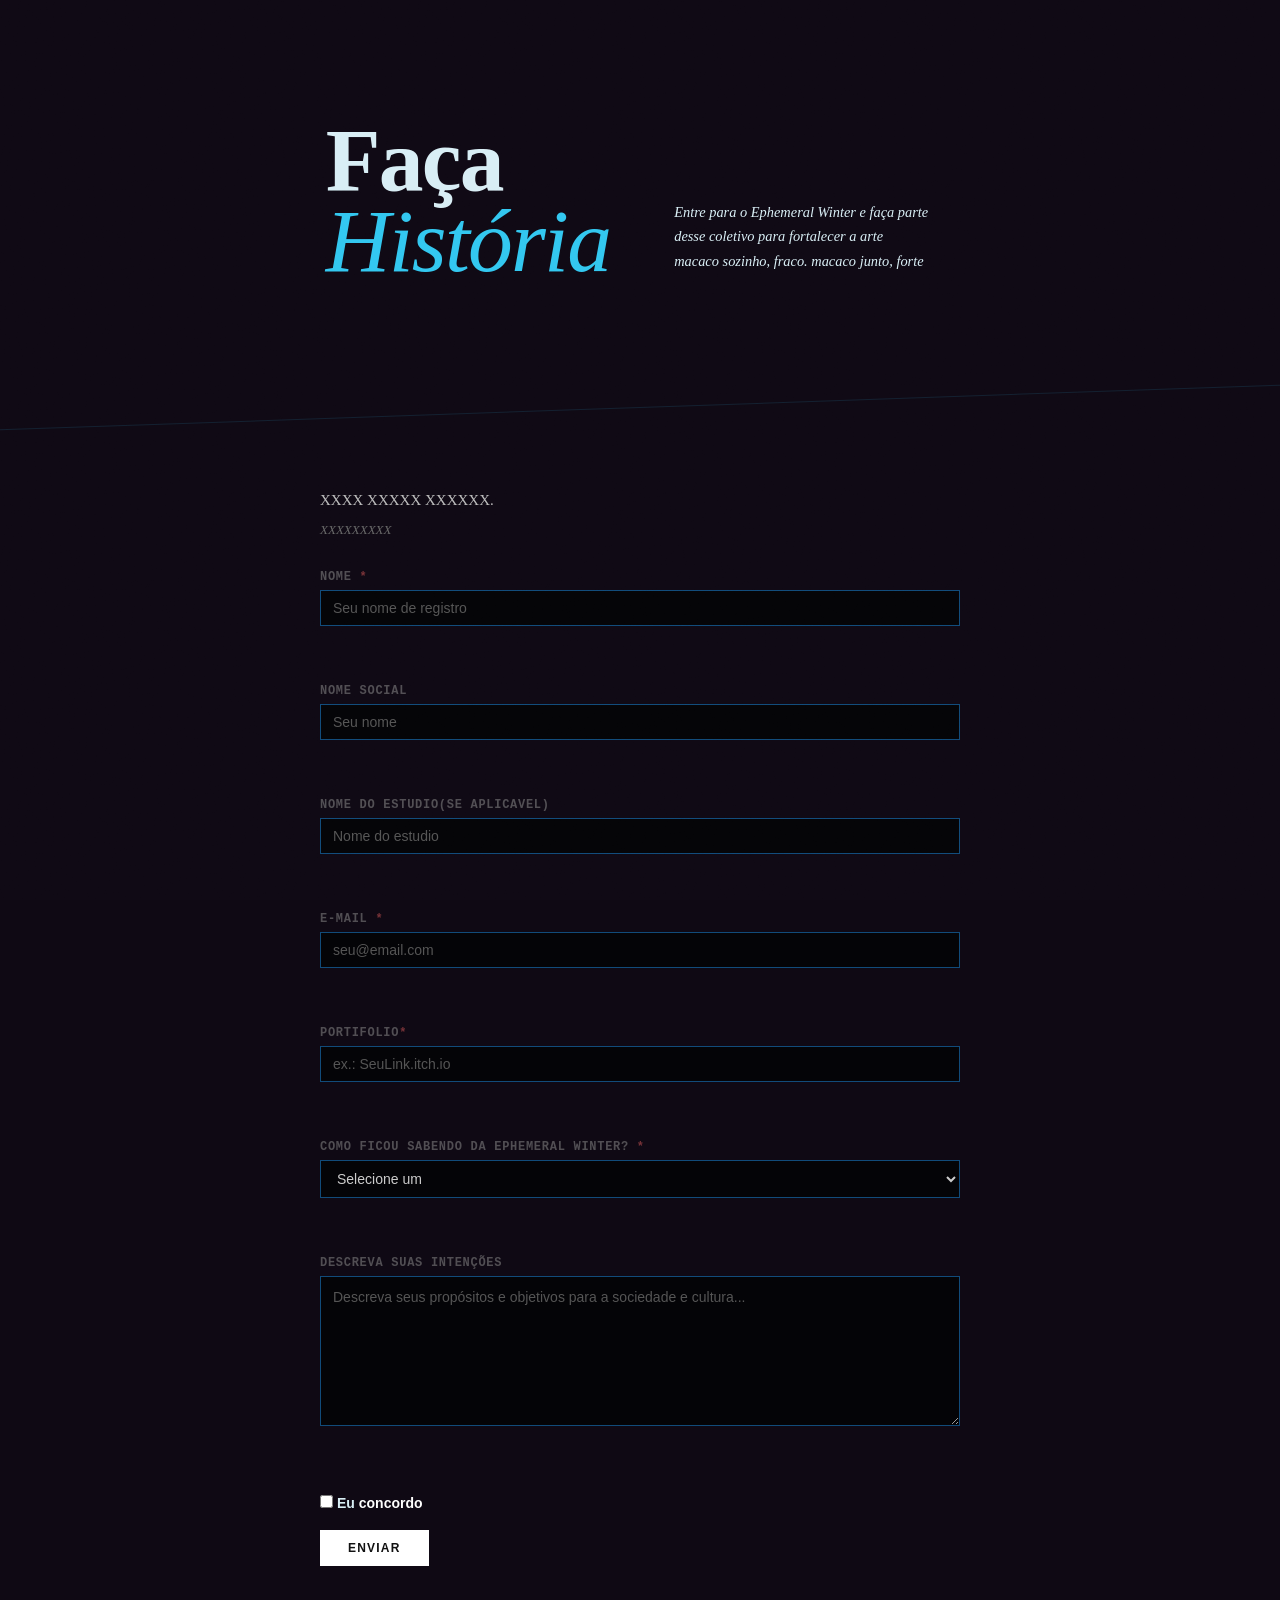
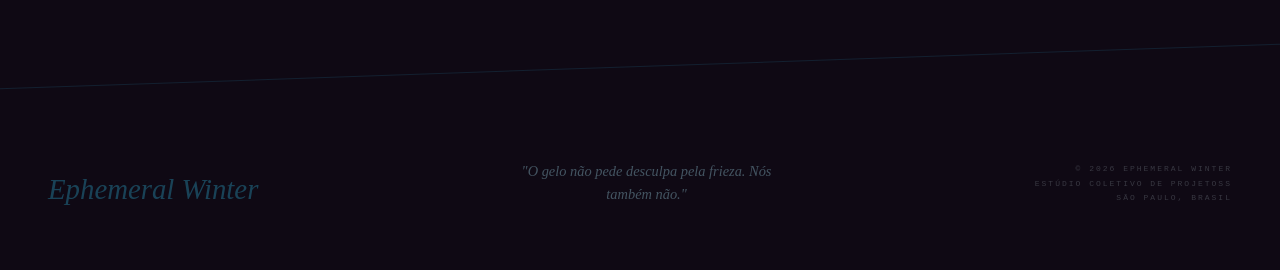
<file: faça_parte.html>
<!DOCTYPE html>
<html lang="pt-BR">
<head>
    <meta charset="UTF-8">
    <meta name="viewport" content="width=device-width, initial-scale=1.0">
    <title>Entre</title>
    <link rel="preconnect" href="https://fonts.googleapis.com">
    <link rel="stylesheet" href="style.css">

<style>
    .support-wrapper {
      max-width: 700px;
      margin: 0 auto;
      padding: 50px 30px 70px;
    }

    .support-wrapper .intro {
      color: #bbbbbb;
      font-size: 15px;
      line-height: 1.75;
      margin-bottom: 8px;
    }

    .support-wrapper .obs {
      color: #666;
      font-size: 13px;
      font-style: italic;
      margin-bottom: 32px;
    }

    /* FORM */
    .contact-form {
      display: flex;
      flex-direction: column;
      gap: 18px;
    }

    .form-field label {
      display: block;
      font-size: 12px;
      color: #888;
      font-weight: bold;
      letter-spacing: 0.06em;
      text-transform: uppercase;
      margin-bottom: 6px;
    }

    .form-field label span { color: #cc5555; }

    .form-field input,
    .form-field textarea,
    .form-field select {
      width: 100%;
      background: #040407;
      border: 1px solid #114b7a;
      color: #cccccc;
      font-family: Arial, Helvetica, sans-serif;
      font-size: 14px;
      padding: 9px 12px;
      outline: none;
      transition: border-color 0.15s;
    }

    .form-field input:focus,
    .form-field textarea:focus,
    .form-field select:focus { border-color: #06ade0; }

    .form-field input::placeholder,
    .form-field textarea::placeholder { color: #555; }

    .form-field textarea {
      min-height: 150px;
      resize: vertical;
    }

    .form-field select option { background: #111; }

    .form-submit { margin-top: 6px; }

    .form-submit button {
      background: #ffffff;
      color: #111111;
      border: none;
      padding: 11px 28px;
      font-size: 12px;
      font-weight: bold;
      letter-spacing: 0.1em;
      text-transform: uppercase;
      cursor: pointer;
      transition: background 0.15s;
    }
    .form-submit button:hover { background: #0061af; }



  </style>

</head>
<body>


<div style="margin-top: 120px;" class="projetos-header">
    <h2 class="projetos-heading fade-up">Faça<br><em>História</em></h2>
    <p class="projetos-header-note fade-in">Entre para o Ephemeral Winter e faça parte desse coletivo para fortalecer a arte<br>macaco sozinho, fraco. macaco junto, forte</p>
</div>

<div class="skew-line"></div>

<div>
    <div class="support-wrapper">
        <p class="intro">XXXX XXXXX XXXXXX.</p>
        <p class="obs">XXXXXXXXX</p>

        <div class="contact-form">
        <div class="form-field">
            <label>Nome <span>*</span></label>
            <input type="text" placeholder="Seu nome de registro">
        </div>
        <div class="form-field">
            <label>Nome Social</label>
            <input type="text" placeholder="Seu nome">
        </div>
        <div class="form-field">
            <label>Nome do estudio(se aplicavel)</label>
            <input type="text" placeholder="Nome do estudio">
        </div>
        <div class="form-field">
            <label>E-mail <span>*</span></label>
            <input type="email" placeholder="seu@email.com">
        </div>
        <div class="form-field">
            <label>Portifolio<span>*</span></label>
            <input type="text" placeholder="ex.: SeuLink.itch.io">
        </div>
        <div class="form-field">
            <label>Como ficou sabendo da Ephemeral Winter? <span>*</span></label>
            <select>
            <option value="">Selecione um</option>
            <option>Instagram</option>
            <option>Twitter(X)</option>      
            <option>YouTube</option>
            <option>TikTok</option>
            <option>E-mail</option>
            <option>Facebook</option>
            <option>Bluesky</option>
            <option>Mastodon</option>
            <option>Twitch</option>
            <option>Anuncio online</option>
            <option>Anuncio televisivo</option>
            <option>Anuncio em rádio</option>
            <option>Lambe-Lambe</option>
            <option>Carro de som</option>
            <option>Boca a boca</option>
            <option>Transmissão de ondas curtas</option>
            <option>Recepção no espeço astral</option>
            <option>Clarividencia</option>
            <option>Visão além do alcance</option>
            <option>Outro</option>
            </select>
        </div>
        <div class="form-field">
            <label>Descreva suas intenções</label>
            <textarea placeholder="Descreva seus propósitos e objetivos para a sociedade e cultura..."></textarea>
        </div>

        <div class="form-submit">
            <input type="checkbox" id="vehicle1" name="vehicle1" value="Bike">
            <label style="font-family: Arial, Helvetica, sans-serif; font-size: 14px; font-weight: bold; " for="vehicle1"> Eu <a href="concorde.html">concordo</a></label><br>
            <br>
            <button type="button">Enviar</button>
        </div>
        </div>
    </div>
</div>
<div class="skew-line"></div>

<footer>
  <div class="footer-name">Ephemeral Winter</div>
  <div class="footer-motto">
    "O gelo não pede desculpa pela frieza. Nós também não."
  </div>
  <div class="footer-copy">
    © 2026 Ephemeral Winter<br>
    Estúdio Coletivo de projetoss<br>
    São Paulo, Brasil
  </div>
</footer>


<script>
// Scroll reveal
const observer = new IntersectionObserver((entries) => {
  entries.forEach(e => {
    if (e.isIntersecting) {
      e.target.classList.add('in');
      observer.unobserve(e.target);
    }
  });
}, { threshold: 0.08 });

document.querySelectorAll('.fade-up, .fade-in').forEach(el => observer.observe(el));

// Nav smooth scroll
document.querySelectorAll('a[href^="#"]').forEach(a => {
  a.addEventListener('click', e => {
    e.preventDefault();
    const t = document.querySelector(a.getAttribute('href'));
    if (t) window.scrollTo({ top: t.offsetTop - 40, behavior: 'smooth' });
  });
});
</script>
</body>
</html>
</file>
<file: style.css>
:root {
  --azul: #32C7F0;
  --preto: #0F0914;
  --azul-pale: #a4dff0;
  --creme: #d8eef5;
}

*, *::before, *::after { margin:0; padding:0; box-sizing:border-box; }
html { scroll-behavior: smooth; }

body {
  background: var(--preto);
  color: var(--creme);
  font-family: 'IM Fell English', serif;
  overflow-x: hidden;
}

/* ── papel rasgado / textura ── */
body::after {
  content:'';
  position:fixed; inset:0;
  background-image:
    url("data:image/svg+xml,%3Csvg xmlns='http://www.w3.org/2000/svg' width='400' height='400'%3E%3Cfilter id='g'%3E%3CfeTurbulence type='fractalNoise' baseFrequency='0.75' numOctaves='4' stitchTiles='stitch'/%3E%3CfeColorMatrix type='saturate' values='0'/%3E%3C/filter%3E%3Crect width='400' height='400' filter='url(%23g)' opacity='0.07'/%3E%3C/svg%3E");
  pointer-events:none; z-index:9000;
  mix-blend-mode: overlay;
}

/* ══════════════ NAV ══════════════ */
nav {
  position: fixed;
  top: 0; left: 0; right: 0;
  z-index: 500;
  display: flex;
  justify-content: space-between;
  align-items: flex-start;
  padding: 2rem 3rem 0;
  mix-blend-mode: normal;
}

.nav-logo {
  font-family: 'IBM Plex Mono', monospace;
  font-size: 0.62rem;
  letter-spacing: 0.18em;
  text-transform: uppercase;
  color: var(--azul-pale);
  opacity: 0.7;
  line-height: 1.6;
}

.nav-links {
  display: flex;
  flex-direction: column;
  align-items: flex-end;
  gap: 0.25rem;
}

.nav-links a {
  font-family: 'IBM Plex Mono', monospace;
  font-size: 0.58rem;
  letter-spacing: 0.25em;
  text-transform: uppercase;
  text-decoration: none;
  color: var(--creme);
  opacity: 0.45;
  transition: opacity 0.2s;
}
.nav-links a:hover { opacity: 1; color: var(--azul); }

/* ══════════════ HERO ══════════════ */
#inicio {
  min-height: 100vh;
  position: relative;
  display: flex;
  flex-direction: column;
  justify-content: flex-end;
  padding: 0 0 6rem;
  overflow: hidden;
}

/* letra gigante de fundo */
.hero-bg-letter {
  position: absolute;
  top: -0.1em;
  left: -0.05em;
  font-family: 'IM Fell English', serif;
  font-size: clamp(38vw, 50vw, 60vw);
  line-height: 0.85;
  color: var(--azul);
  opacity: 0.032;
  pointer-events: none;
  user-select: none;
  letter-spacing: -0.04em;
}

.hero-inner {
  position: relative;
  z-index: 2;
  padding: 0 3rem;
}

/* bloco do título — fragmentado como SE */
.hero-eyebrow {
  font-family: 'IBM Plex Mono', monospace;
  font-size: 0.6rem;
  letter-spacing: 0.5em;
  text-transform: uppercase;
  color: var(--azul);
  margin-bottom: 1.5rem;
  padding-left: 0.2rem;
}

.hero-title-block {
  position: relative;
  margin-bottom: 0;
}

/* "EPHEMERAL" em serif italic enorme */
.ht-line1 {
  font-family: 'Playfair Display', serif;
  font-style: italic;
  font-weight: 400;
  font-size: clamp(5rem, 13vw, 14rem);
  line-height: 0.88;
  letter-spacing: -0.02em;
  color: var(--creme);
  display: block;
}

/* "WINTER" deslocado para direita, diferente peso */
.ht-line2 {
  font-family: 'Playfair Display', serif;
  font-weight: 700;
  font-size: clamp(4.5rem, 12vw, 13rem);
  line-height: 0.88;
  letter-spacing: 0.08em;
  color: var(--azul);
  display: block;
  padding-left: 8%;
  margin-top: -0.05em;
}

/* palavras flutuantes posicionadas absolutas */
.hero-float {
  position: absolute;
  font-family: 'IBM Plex Mono', monospace;
  font-size: 0.55rem;
  letter-spacing: 0.3em;
  text-transform: uppercase;
  color: var(--azul-pale);
  opacity: 0.5;
}
.hf1 { top: 35%; right: 3rem; }
.hf2 { top: 38%; right: 3rem; writing-mode: vertical-lr; letter-spacing: 0.4em; }
.hf3 { bottom: 30%; left: 3rem; font-style: italic; }

.hero-tagline {
  margin-top: 3.5rem;
  max-width: 460px;
  margin-left: auto;
  padding-right: 3rem;
  text-align: right;
}

.hero-tagline p {
  font-family: 'IM Fell English', serif;
  font-style: italic;
  font-size: 1.05rem;
  line-height: 1.75;
  color: var(--azul-pale);
  opacity: 0.75;
}

.hero-tagline small {
  display: block;
  font-family: 'IBM Plex Mono', monospace;
  font-size: 0.55rem;
  letter-spacing: 0.3em;
  text-transform: uppercase;
  color: var(--azul);
  margin-top: 1rem;
  opacity: 0.6;
}

/* linha divisória inclinada */
.divider-slash {
  width: 100%;
  height: 1px;
  background: linear-gradient(90deg, transparent 0%, var(--azul) 40%, transparent 100%);
  opacity: 0.2;
  transform: skewY(-1.5deg);
  margin: 0;
}

/* ══════════════ MANIFESTO ══════════════ */
#manifesto {
  padding: 10rem 0 8rem;
  position: relative;
}

.manifesto-wrap {
  max-width: 1100px;
  margin: 0 auto;
  padding: 0 3rem;
  display: grid;
  grid-template-columns: 160px 1fr;
  gap: 0 5rem;
}

.manifesto-aside {
  padding-top: 0.4rem;
}

.manifesto-num {
  font-family: 'Playfair Display', serif;
  font-style: italic;
  font-size: 7rem;
  line-height: 1;
  color: var(--azul);
  opacity: 0.15;
  display: block;
  margin-bottom: 2rem;
}

.manifesto-aside-label {
  font-family: 'IBM Plex Mono', monospace;
  font-size: 0.5rem;
  letter-spacing: 0.5em;
  text-transform: uppercase;
  color: var(--azul);
  writing-mode: vertical-lr;
  transform: rotate(180deg);
  opacity: 0.5;
}


.manifesto-heading {
  font-family: 'Playfair Display', serif;
  font-style: italic;
  font-size: clamp(2.8rem, 5vw, 5rem);
  font-weight: 400;
  line-height: 1.0;
  margin-bottom: 3rem;
  color: var(--creme);
}

.manifesto-heading em {
  font-style: normal;
  color: var(--azul);
}

.manifesto-text {
  font-family: 'IM Fell English', serif;
  font-size: 1.05rem;
  line-height: 1.95;
  color: var(--creme);
  opacity: 0.75;
  max-width: 620px;
}

.manifesto-text p { margin-bottom: 1.6rem; }

/* citação flutuante — como SE */
.pull-quote {
  margin: 4rem 0 4rem -60px;
  border-left: 2px solid var(--azul);
  padding: 1.5rem 0 1.5rem 2rem;

}

.pull-quote blockquote {
  font-family: 'Playfair Display', serif;
  font-style: italic;
  font-size: clamp(1.4rem, 2.5vw, 2.2rem);
  line-height: 1.35;
  color: var(--azul-pale);
  font-weight: 400;
}

/* texto rotacionado decorativo */
.rotated-deco {
  position: absolute;
  right: 2rem;
  top: 18rem;
  font-family: 'IBM Plex Mono', monospace;
  font-size: 0.5rem;
  letter-spacing: 0.4em;
  text-transform: uppercase;
  color: var(--azul);
  opacity: 0.25;
  writing-mode: vertical-lr;
  user-select: none;
}


#projetos {
  padding: 8rem 0;
  position: relative;
}

.projetos-header {
  padding: 0 3rem 6rem;
  display: flex;
  align-items: flex-end;
  justify-content: center;
  gap: 4rem;
}

.projetos-heading {
  font-family: 'Playfair Display', serif;
  font-weight: 700;
  font-size: clamp(3rem, 7vw, 8rem);
  line-height: 0.9;
  letter-spacing: -0.02em;
}

.projetos-heading em {
  font-style: italic;
  font-weight: 400;
  color: var(--azul);
  display: block;
}

.projetos-header-note {
  font-family: 'IM Fell English', serif;
  font-style: italic;
  font-size: 0.9rem;
  line-height: 1.7;
  opacity: 0.5;
  max-width: 280px;
  padding-bottom: 0.5rem;
}


.projetos-list {
  display: flex;
  flex-direction: column;

  align-items: center;
  gap: 0;
}

.projetos-row {
  display: grid;
  border-top: 1px solid rgba(50,199,240,0.15);
  padding: 5rem 3rem;
  position: relative;
  transition: background 0.4s;
}

.projetos-row:hover { background: rgba(50,199,240,0.025); }

/* alterna alinhamento */
.projetos-row:nth-child(odd) {
  grid-template-columns: 1fr 1fr;
  gap: 4rem;
  justify-content: right;
}
.projetos-row:nth-child(even) {
  grid-template-columns: 1fr 1fr;
  gap: 4rem;
  direction: rtl;
  justify-content: left;
}
.projetos-row:nth-child(even) > * { direction: ltr; }

.projetos-visual {
  display: flex;

}



.projetos-info {
  display: flex;
  flex-direction: column;

  padding: 1.3rem 0;
}

.projetos-index {
  font-family: 'Playfair Display', serif;
  font-style: italic;
  font-size: 5rem;
  color: var(--azul);
  opacity: 0.12;
  line-height: 1;
  margin-bottom: -1rem;
}

.projetos-tag {
  font-family: 'IBM Plex Mono', monospace;
  font-size: 0.55rem;
  letter-spacing: 0.4em;
  text-transform: uppercase;
  color: var(--azul);
  margin-bottom: 1rem;
  opacity: 0.7;
}

.projetos-title {
  font-family: 'Playfair Display', serif;
  font-weight: 700;
  font-size: 5rem;
  line-height: 0.95;
  letter-spacing: -0.01em;
  margin-bottom: 1.5rem;
}

.projetos-desc {
  font-family: 'IM Fell English', serif;
  font-size: 1rem;
  line-height: 1.85;
  opacity: 0.6;
  max-width: 400px;
  margin-bottom: 2rem;
}

.projetos-status {
  font-family: 'IBM Plex Mono', monospace;
  font-size: 0.58rem;
  letter-spacing: 0.3em;
  text-transform: uppercase;
  color: var(--azul-pale);
  display: inline-flex;
  align-items: center;
  gap: 0.6rem;
}

.projetos-status::before {
  content:'';
  width:5px; height:5px;
  border-radius:50%;
  background: var(--azul);
  animation: blink 2.5s ease-in-out infinite;
}

@keyframes blink {
  0%,100%{opacity:1} 50%{opacity:0.2}
}

.projetos-row:last-child { border-bottom: 1px solid rgba(50,199,240,0.15); }

/* ══════════════ FRASE GRANDE ══════════════ */
.big-statement {
  padding: 10rem 3rem;
  text-align: center;
  position: relative;
  overflow: hidden;
}

.big-statement::before {
  content: '';
  position: absolute;
  top: 50%;
  left: 50%;
  transform: translate(-50%, -50%);
  width: 600px; height: 600px;
  border-radius: 50%;
  border: 1px solid var(--azul);
  opacity: 0.04;
}

.big-statement::after {
  content: '';
  position: absolute;
  top: 50%;
  left: 50%;
  transform: translate(-50%, -50%);
  width: 350px; height: 350px;
  border-radius: 50%;
  border: 1px solid var(--azul);
  opacity: 0.06;
}

.bs-line1 {
  display: block;
  font-family: 'Playfair Display', serif;
  font-style: italic;
  font-weight: 400;
  font-size: clamp(1.6rem, 3.5vw, 4rem);
  color: var(--creme);
  opacity: 0.5;
  margin-bottom: 0.3rem;
}

.bs-line2 {
  display: block;
  font-family: 'Playfair Display', serif;
  font-weight: 700;
  font-size: clamp(3rem, 8vw, 9rem);
  line-height: 0.9;
  color: var(--creme);
  letter-spacing: -0.02em;
}

.bs-line3 {
  display: block;
  font-family: 'Playfair Display', serif;
  font-style: italic;
  font-weight: 400;
  font-size: clamp(1.6rem, 3.5vw, 4rem);
  color: var(--azul);
  margin-top: 0.5rem;
}

/* ══════════════ COLETIVO ══════════════ */
#coletivo {
  padding: 8rem 3rem 10rem;
  max-width: 1100px;
  margin: 0 auto;
}

.coletivo-header {
  display: grid;
  grid-template-columns: 1fr 1fr;
  gap: 5rem;
  margin-bottom: 7rem;
  align-items: end;
}

.coletivo-heading {
  font-family: 'Playfair Display', serif;
  font-weight: 400;
  font-style: italic;
  font-size: clamp(2.5rem, 4vw, 5rem);
  line-height: 1.05;
}

.coletivo-heading strong {
  font-weight: 700;
  font-style: normal;
  color: var(--azul);
  display: block;
}

.coletivo-intro {
  font-family: 'IM Fell English', serif;
  font-size: 1rem;
  line-height: 1.9;
  opacity: 0.6;
}

/* membros como lista editorial */
.membros-list {
  display: flex;
  flex-direction: column;
  gap: 0;
}

.membro-row {
  display: grid;
  grid-template-columns: 80px 1fr 1fr;
  align-items: baseline;
  gap: 2rem;
  padding: 2rem 0;
  border-top: 1px solid rgba(50,199,240,0.12);
  position: relative;
}

.membro-row-main{
  display: grid;
  grid-template-columns: 80px 1fr 1fr;
  align-items: baseline;
  gap: 2rem;
  padding: 2rem 0;
  border-top: 1px solid rgba(50,199,240,0.12);
  position: relative;
}

.membro-row:last-child { border-bottom: 1px solid rgba(50,199,240,0.12); }

.membro-num {
  font-family: 'Playfair Display', serif;
  font-style: italic;
  font-size: 2rem;
  color: var(--azul);
  opacity: 0.3;
  line-height: 1;
}

.membro-nome {
  font-family: 'Playfair Display', serif;
  font-weight: 700;
  font-size: 1.4rem;
  letter-spacing: 0.01em;
}

.membro-papel {
  font-family: 'IBM Plex Mono', monospace;
  font-size: 0.62rem;
  letter-spacing: 0.2em;
  text-transform: uppercase;
  color: var(--azul-pale);
  opacity: 0.6;
}

/* princípios como bloco tipo panfleto */
.principios {
  margin-top: 6rem;
  padding: 4rem;
  border: 1px solid rgba(50,199,240,0.15);
  position: relative;
}

.principios::before {
  content: '§';
  position: absolute;
  top: -0.7em;
  left: 3rem;
  font-family: 'Playfair Display', serif;
  font-style: italic;
  font-size: 2rem;
  background: var(--preto);
  padding: 0 0.5rem;
  color: var(--azul);
  opacity: 0.6;
}

.principios-title {
  font-family: 'IBM Plex Mono', monospace;
  font-size: 0.58rem;
  letter-spacing: 0.5em;
  text-transform: uppercase;
  color: var(--azul);
  margin-bottom: 2.5rem;
  opacity: 0.6;
}

.principios-list {
  list-style: none;
  columns: 2;
  gap: 3rem;
}

.principios-list li {
  font-family: 'IM Fell English', serif;
  font-size: 0.95rem;
  line-height: 1.75;
  opacity: 0.65;
  padding: 1.2rem 0;
  border-bottom: 1px solid rgba(50,199,240,0.08);
  break-inside: avoid;
  padding-left: 1.5rem;
  position: relative;
}

.principios-list li::before {
  content: '—';
  position: absolute;
  left: 0;
  color: var(--azul);
  opacity: 0.7;
}

/* ══════════════ CONTATO ══════════════ */
#contato {
  padding: 8rem 3rem 0;
}

.contato-wrap {
  max-width: 1100px;
  margin: 0 auto;
}

.contato-heading-block {
  margin-bottom: 5rem;
}

/* estilo SE — texto grande fragmentado */
.ch1 {
  font-family: 'IBM Plex Mono', monospace;
  font-size: 0.58rem;
  letter-spacing: 0.5em;
  text-transform: uppercase;
  color: var(--azul);
  opacity: 0.5;
  margin-bottom: 1.5rem;
}

.ch2 {
  font-family: 'Playfair Display', serif;
  font-style: italic;
  font-weight: 400;
  font-size: clamp(2.5rem, 6vw, 7rem);
  line-height: 0.88;
  color: var(--creme);
}

.ch3 {
  font-family: 'Playfair Display', serif;
  font-weight: 700;
  font-size: clamp(2.5rem, 6vw, 7rem);
  line-height: 0.88;
  color: var(--azul);
  padding-left: 12%;
}

.contato-grid {
  display: grid;
  grid-template-columns: 1fr 1fr;
  gap: 6rem;
  align-items: start;
  padding-bottom: 8rem;
  border-bottom: 1px solid rgba(50,199,240,0.12);
}


.contato-info-title {
  font-family: 'IBM Plex Mono', monospace;
  font-size: 0.55rem;
  letter-spacing: 0.5em;
  text-transform: uppercase;
  color: var(--azul);
  opacity: 0.5;
  margin-bottom: 2rem;
}

.contato-email {
  font-family: 'Playfair Display', serif;
  font-style: italic;
  font-size: clamp(1.2rem, 2vw, 2rem);
  color: var(--azul-pale);
  line-height: 1.8;
  opacity: 0.85;
}

.contato-note {
  font-family: 'IM Fell English', serif;
  font-size: 0.9rem;
  line-height: 1.8;
  opacity: 0.45;
  margin-top: 2rem;
  font-style: italic;
}

/* form artesanal */
.form-field {
  margin-bottom: 2.5rem;
}

.form-field label {
  display: block;
  font-family: 'IBM Plex Mono', monospace;
  font-size: 0.52rem;
  letter-spacing: 0.45em;
  text-transform: uppercase;
  color: var(--azul);
  opacity: 0.55;
  margin-bottom: 0.7rem;
}

.form-field input,
.form-field textarea {
  width: 100%;
  background: transparent;
  border: none;
  border-bottom: 1px solid rgba(50,199,240,0.25);
  padding: 0.6rem 0 0.8rem;
  font-family: 'IM Fell English', serif;
  font-size: 1rem;
  color: var(--creme);
  outline: none;
  transition: border-color 0.3s;
}

.form-field input:focus,
.form-field textarea:focus {
  border-bottom-color: var(--azul);
}

.form-field textarea {
  resize: none;
  height: 90px;
  line-height: 1.7;
}

.btn-send {
  font-family: 'Playfair Display', serif;
  font-style: italic;
  font-size: 1.1rem;
  color: var(--preto);
  background: var(--azul);
  border: none;
  padding: 0.9rem 2.8rem;
  cursor: pointer;
  transition: background 0.2s, color 0.2s;
  letter-spacing: 0.02em;
}

.btn-send:hover {
  background: var(--creme);
}

/* ══════════════ FOOTER ══════════════ */
footer {
  padding: 4rem 3rem;
  display: flex;
  justify-content: space-between;
  align-items: flex-end;
}

.footer-name {
  font-family: 'Playfair Display', serif;
  font-style: italic;
  font-size: 1.8rem;
  color: var(--azul);
  opacity: 0.3;
}

.footer-copy {
  font-family: 'IBM Plex Mono', monospace;
  font-size: 0.5rem;
  letter-spacing: 0.25em;
  text-transform: uppercase;
  opacity: 0.2;
  text-align: right;
  line-height: 1.8;
}

.footer-motto {
  font-family: 'Playfair Display', serif;
  font-style: italic;
  font-size: 0.9rem;
  color: var(--azul-pale);
  opacity: 0.35;
  max-width: 260px;
  line-height: 1.6;
  text-align: center;
}

/* ══════════════ SCROLL REVEAL ══════════════ */
.fade-up {
  opacity: 0;
  transform: translateY(24px);
  transition: opacity 0.9s ease, transform 0.9s ease;
}
.fade-up.in { opacity: 1; transform: none; }

.fade-in {
  opacity: 0;
  transition: opacity 1.1s ease;
}
.fade-in.in { opacity: 1; }

/* skew line decorativo */
.skew-line {
  width: 100%;
  height: 60px;
  position: relative;
  overflow: hidden;
  pointer-events: none;
}
.skew-line::before {
  content:'';
  position: absolute;
  left:-5%; right:-5%; top:30px;
  height:1px;
  background: var(--azul);
  opacity:0.12;
  transform: skewY(-2deg);
}

  a:visited{color:#ffffff;} 
  a:link{color:#ffffff;}
  a{text-decoration-line: none;}
</file>
